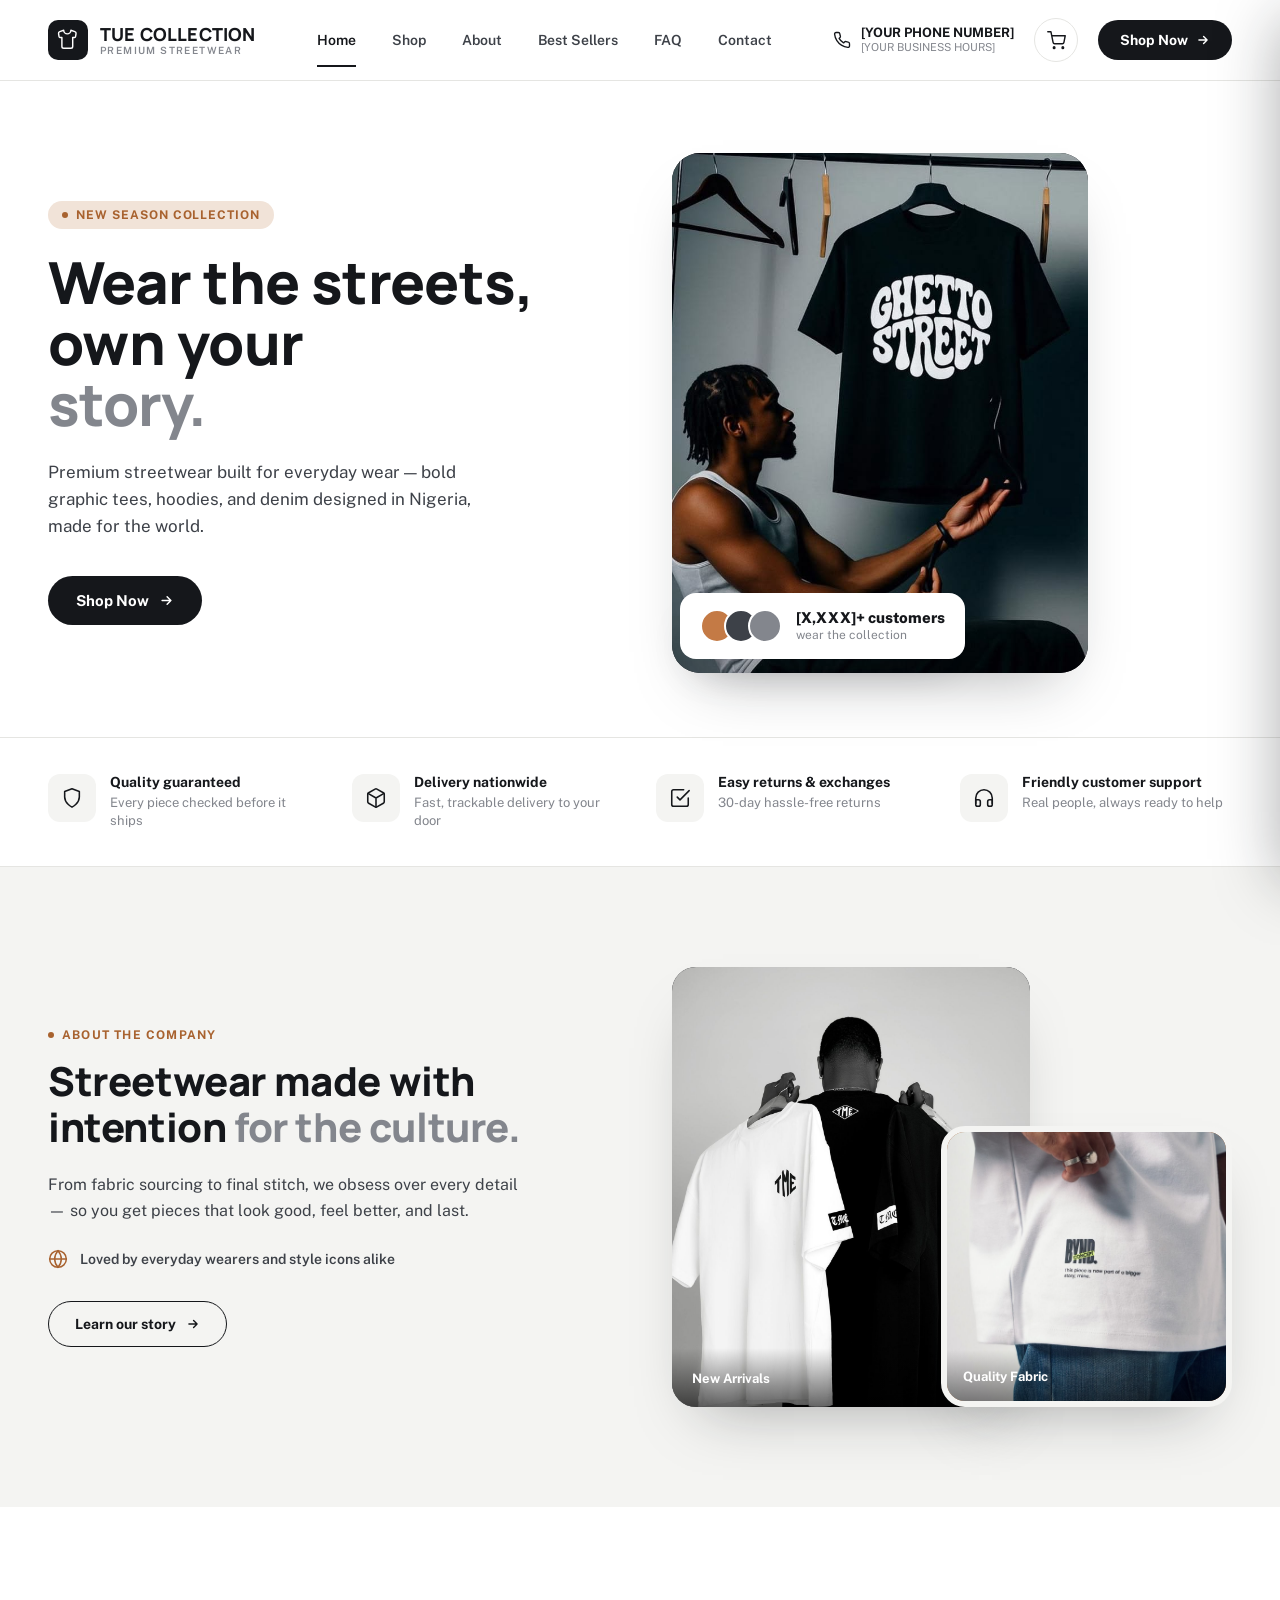
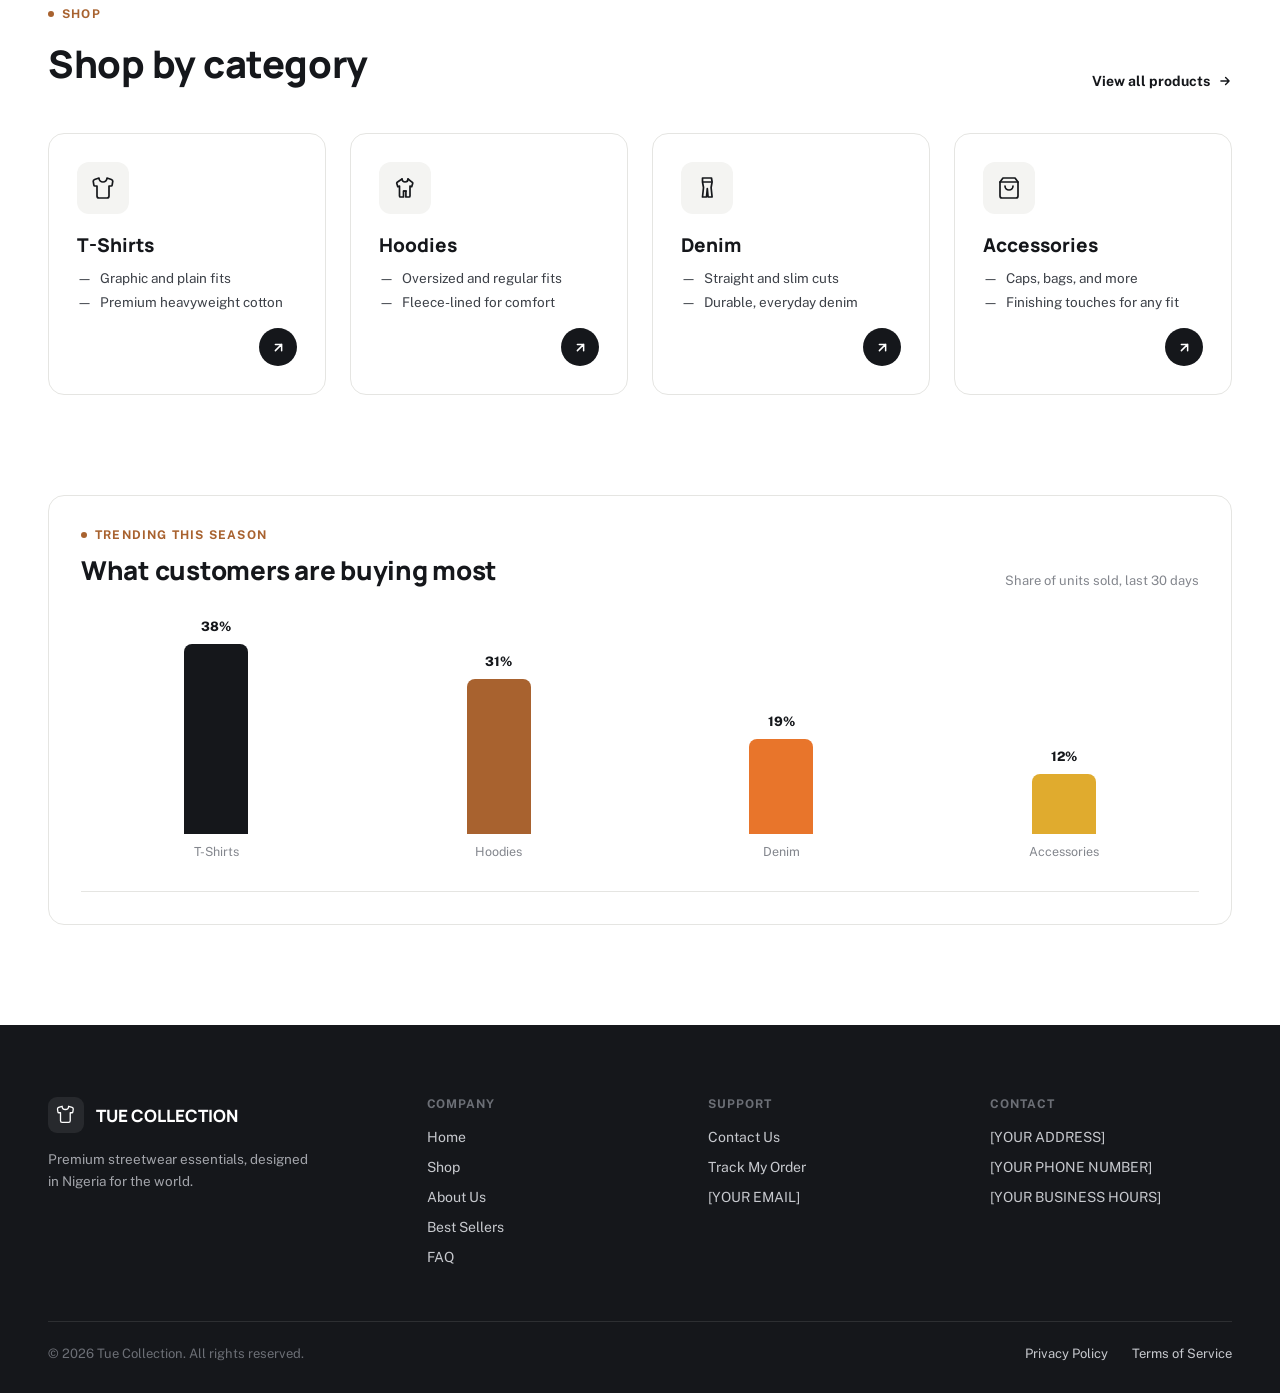
<file: index.html>
<!doctype html>
<html lang="en">
<head>
<meta charset="utf-8">
<meta name="viewport" content="width=device-width, initial-scale=1">

<title>Tue Collection — Premium Streetwear in Nigeria | Tees, Hoodies &amp; Denim</title>
<meta name="description" content="Shop Tue Collection: premium streetwear built for everyday wear — bold graphic tees, oversized hoodies, and durable denim, designed in Nigeria and shipped nationwide.">
<meta name="keywords" content="Tue Collection, streetwear Nigeria, graphic tees, hoodies, denim, premium streetwear brand, Nigerian fashion brand">
<meta name="robots" content="index, follow">
<meta name="author" content="Tue Collection">
<link rel="canonical" href="https://[YOUR DOMAIN]/">

<!-- Open Graph -->
<meta property="og:type" content="website">
<meta property="og:site_name" content="Tue Collection">
<meta property="og:title" content="Tue Collection — Premium Streetwear in Nigeria">
<meta property="og:description" content="Bold graphic tees, oversized hoodies, and durable denim — premium streetwear designed in Nigeria, made for the world.">
<meta property="og:image" content="https://[YOUR DOMAIN]/img/hero-launch.jpg">
<meta property="og:url" content="https://[YOUR DOMAIN]/">
<meta property="og:locale" content="en_NG">

<!-- Twitter Card -->
<meta name="twitter:card" content="summary_large_image">
<meta name="twitter:title" content="Tue Collection — Premium Streetwear in Nigeria">
<meta name="twitter:description" content="Bold graphic tees, oversized hoodies, and durable denim — premium streetwear designed in Nigeria, made for the world.">
<meta name="twitter:image" content="https://[YOUR DOMAIN]/img/hero-launch.jpg">

<meta name="theme-color" content="#15171b">
<link rel="icon" type="image/svg+xml" href="img/favicon.svg">

<link rel="stylesheet" href="https://fonts.googleapis.com/css2?family=Manrope:wght@500;700;800&family=Public+Sans:wght@400;500;600;700&display=swap">
<link rel="stylesheet" href="styles.css">

<script type="application/ld+json">
{
  "@context": "https://schema.org",
  "@type": "ClothingStore",
  "name": "Tue Collection",
  "description": "Premium streetwear essentials — graphic tees, hoodies, and denim — designed in Nigeria for the world.",
  "url": "https://[YOUR DOMAIN]/",
  "image": "https://[YOUR DOMAIN]/img/hero-launch.jpg",
  "logo": "https://[YOUR DOMAIN]/img/favicon.svg",
  "telephone": "[YOUR PHONE NUMBER]",
  "priceRange": "₦₦",
  "address": {
    "@type": "PostalAddress",
    "streetAddress": "[YOUR ADDRESS]",
    "addressCountry": "NG"
  }
}
</script>
<script type="application/ld+json">
{
  "@context": "https://schema.org",
  "@type": "BreadcrumbList",
  "itemListElement": [
    { "@type": "ListItem", "position": 1, "name": "Home", "item": "https://[YOUR DOMAIN]/index.html" }
  ]
}
</script>
</head>
<body>

  <!-- ============ HEADER ============ -->
  <header style="position:sticky;top:0;z-index:20;background:rgba(255,255,255,0.92);backdrop-filter:blur(8px);border-bottom:1px solid var(--line);">
    <div style="max-width:1280px;margin:0 auto;padding:18px 48px;display:flex;align-items:center;justify-content:space-between;gap:24px;">

      <a href="index.html" style="display:flex;align-items:center;gap:12px;">
        <svg width="40" height="40" viewBox="0 0 40 40" fill="none">
          <rect width="40" height="40" rx="10" fill="#15171b"/>
          <path transform="translate(8.5,8.5) scale(0.9)" d="M20.38 3.46 16 2a4 4 0 0 1-8 0L3.62 3.46a2 2 0 0 0-1.34 2.23l.58 3.47a1 1 0 0 0 .99.84H6v10a2 2 0 0 0 2 2h8a2 2 0 0 0 2-2V10h2.15a1 1 0 0 0 .99-.84l.58-3.47a2 2 0 0 0-1.34-2.23z" fill="none" stroke="#ffffff" stroke-width="1.6" stroke-linejoin="round" stroke-linecap="round"/>
        </svg>
        <div style="display:flex;flex-direction:column;line-height:1.15;">
          <span style="font-family:'Manrope',sans-serif;font-weight:800;font-size:18px;letter-spacing:0.01em;">TUE COLLECTION</span>
          <span style="font-size:10px;letter-spacing:0.14em;color:var(--muted);font-weight:600;">PREMIUM STREETWEAR</span>
        </div>
      </a>

      <nav class="nav-center" style="display:flex;align-items:center;gap:36px;">
        <a href="index.html" class="nav-link active">Home</a>
        <a href="services.html" class="nav-link">Shop</a>
        <a href="about.html" class="nav-link">About</a>
        <a href="services.html#rates" class="nav-link">Best Sellers</a>
        <a href="#" class="nav-link">FAQ</a>
        <a href="contact.html" class="nav-link">Contact</a>
      </nav>

      <div style="display:flex;align-items:center;gap:20px;">
        <div class="nav-contact" style="display:flex;align-items:center;gap:10px;">
          <svg width="18" height="18" viewBox="0 0 24 24" fill="none" stroke="#15171b" stroke-width="1.8" stroke-linecap="round" stroke-linejoin="round"><path d="M22 16.92v3a2 2 0 0 1-2.18 2 19.79 19.79 0 0 1-8.63-3.07 19.5 19.5 0 0 1-6-6 19.79 19.79 0 0 1-3.07-8.67A2 2 0 0 1 4.11 2h3a2 2 0 0 1 2 1.72c.127.96.362 1.903.7 2.81a2 2 0 0 1-.45 2.11L8.09 9.91a16 16 0 0 0 6 6l1.27-1.27a2 2 0 0 1 2.11-.45c.907.338 1.85.573 2.81.7A2 2 0 0 1 22 16.92z"/></svg>
          <div style="display:flex;flex-direction:column;line-height:1.25;">
            <span style="font-size:13px;font-weight:700;">[YOUR PHONE NUMBER]</span>
            <span style="font-size:11px;color:var(--muted);">[YOUR BUSINESS HOURS]</span>
          </div>
        </div>
        <button type="button" id="cartToggleBtn" aria-label="Open cart" style="position:relative;flex:none;width:44px;height:44px;border-radius:999px;border:1.5px solid var(--line);background:var(--paper);display:flex;align-items:center;justify-content:center;cursor:pointer;">
          <svg width="19" height="19" viewBox="0 0 24 24" fill="none" stroke="#15171b" stroke-width="1.8" stroke-linecap="round" stroke-linejoin="round"><circle cx="9" cy="21" r="1"/><circle cx="20" cy="21" r="1"/><path d="M1 1h4l2.68 13.39a2 2 0 0 0 2 1.61h9.72a2 2 0 0 0 2-1.61L23 6H6"/></svg>
          <span id="cartCountBadge" style="display:none;position:absolute;top:-4px;right:-4px;min-width:18px;height:18px;padding:0 4px;border-radius:999px;background:var(--accent);color:#fff;font-size:10.5px;font-weight:800;align-items:center;justify-content:center;line-height:1;">0</span>
        </button>
        <a href="contact.html" class="btn-primary nav-cta" style="padding:12px 22px;border-radius:999px;font-size:14px;font-weight:700;display:inline-flex;align-items:center;gap:8px;white-space:nowrap;">
          Shop Now
          <svg width="14" height="14" viewBox="0 0 24 24" fill="none" stroke="#fff" stroke-width="2.4" stroke-linecap="round" stroke-linejoin="round"><path d="M5 12h14M13 6l6 6-6 6"/></svg>
        </a>
        <button type="button" class="nav-toggle" id="navToggle" aria-label="Toggle menu" aria-expanded="false" aria-controls="mobileMenu">
          <span></span>
        </button>
      </div>
    </div>
    <nav id="mobileMenu" class="mobile-menu">
      <a href="index.html" class="nav-link active">Home</a>
      <a href="services.html" class="nav-link">Shop</a>
      <a href="about.html" class="nav-link">About</a>
      <a href="services.html#rates" class="nav-link">Best Sellers</a>
      <a href="#" class="nav-link">FAQ</a>
      <a href="contact.html" class="nav-link">Contact</a>
      <a href="contact.html" class="btn-primary mobile-cta" style="padding:13px 22px;border-radius:999px;font-size:14px;font-weight:700;display:inline-flex;align-items:center;justify-content:center;gap:8px;">
        Shop Now
        <svg width="14" height="14" viewBox="0 0 24 24" fill="none" stroke="#fff" stroke-width="2.4" stroke-linecap="round" stroke-linejoin="round"><path d="M5 12h14M13 6l6 6-6 6"/></svg>
      </a>
    </nav>
  </header>

  <!-- ============ HERO ============ -->
  <section style="max-width:1280px;margin:0 auto;padding:72px 48px 0;">
    <div class="hero-grid" style="display:grid;grid-template-columns:1fr 560px;gap:56px;align-items:center;">

      <div>
        <div style="display:inline-flex;align-items:center;gap:8px;padding:7px 14px;border-radius:999px;background:var(--accent-soft);margin-bottom:22px;">
          <span style="width:6px;height:6px;border-radius:999px;background:var(--accent);"></span>
          <span style="font-size:12px;font-weight:700;letter-spacing:0.08em;color:var(--accent);">NEW SEASON COLLECTION</span>
        </div>

        <h1 style="font-size:58px;font-weight:800;line-height:1.06;letter-spacing:-0.01em;">
          Wear the streets,<br/>
          own your<br/>
          <span style="color:var(--muted);">story.</span>
        </h1>

        <p style="margin-top:24px;font-size:17px;line-height:1.6;color:var(--ink-soft);max-width:460px;">
          Premium streetwear built for everyday wear — bold graphic tees, hoodies, and denim designed in Nigeria, made for the world.
        </p>

        <div style="display:flex;align-items:center;gap:20px;margin-top:36px;flex-wrap:wrap;">
          <a href="contact.html" class="btn-primary" style="padding:16px 28px;border-radius:999px;font-size:15px;font-weight:700;display:inline-flex;align-items:center;gap:10px;">
            Shop Now
            <svg width="15" height="15" viewBox="0 0 24 24" fill="none" stroke="#fff" stroke-width="2.4" stroke-linecap="round" stroke-linejoin="round"><path d="M5 12h14M13 6l6 6-6 6"/></svg>
          </a>
        </div>
      </div>

      <!-- HERO VISUAL -->
      <div class="hero-visual" style="position:relative;width:100%;max-width:560px;margin:0 auto;">
        <div style="position:relative;border-radius:28px;overflow:hidden;height:520px;aspect-ratio:4/5;box-shadow:0 30px 60px -30px rgba(21,23,27,0.35);background:#15171b;">
          <img src="img/lookbook-studio.jpg" alt="Tue Collection streetwear tee in the studio" loading="eager" style="position:absolute;inset:0;width:100%;height:100%;object-fit:cover;">
        </div>

        <div style="position:absolute;left:8px;bottom:14px;background:#fff;border-radius:var(--radius-md);box-shadow:0 20px 44px -18px rgba(21,23,27,0.28);padding:16px 20px;display:flex;align-items:center;gap:14px;">
          <div style="display:flex;">
            <span style="width:34px;height:34px;border-radius:999px;background:#c47a45;border:2px solid #fff;margin-right:-10px;"></span>
            <span style="width:34px;height:34px;border-radius:999px;background:#3d4148;border:2px solid #fff;margin-right:-10px;"></span>
            <span style="width:34px;height:34px;border-radius:999px;background:#83868d;border:2px solid #fff;"></span>
          </div>
          <div style="line-height:1.25;">
            <div style="font-size:15px;font-weight:800;">[X,XXX]+ customers</div>
            <div style="font-size:12px;color:var(--muted);">wear the collection</div>
          </div>
        </div>
      </div>
    </div>
  </section>

  <!-- ============ FEATURE STRIP ============ -->
  <section style="border-top:1px solid var(--line);border-bottom:1px solid var(--line);margin-top:64px;">
    <div class="feat-grid" style="max-width:1280px;margin:0 auto;padding:36px 48px;display:grid;grid-template-columns:repeat(4,1fr);gap:32px;">

      <div style="display:flex;align-items:flex-start;gap:14px;">
        <span style="flex:none;width:48px;height:48px;border-radius:12px;background:var(--paper-soft);display:flex;align-items:center;justify-content:center;">
          <svg width="22" height="22" viewBox="0 0 24 24" fill="none" stroke="#15171b" stroke-width="1.7" stroke-linecap="round" stroke-linejoin="round"><path d="M12 22s8-4 8-11V5l-8-3-8 3v6c0 7 8 11 8 11z"/></svg>
        </span>
        <div>
          <div style="font-size:14px;font-weight:700;">Quality guaranteed</div>
          <div style="font-size:13px;color:var(--muted);margin-top:4px;line-height:1.4;">Every piece checked before it ships</div>
        </div>
      </div>

      <div style="display:flex;align-items:flex-start;gap:14px;">
        <span style="flex:none;width:48px;height:48px;border-radius:12px;background:var(--paper-soft);display:flex;align-items:center;justify-content:center;">
          <svg width="22" height="22" viewBox="0 0 24 24" fill="none" stroke="#15171b" stroke-width="1.7" stroke-linecap="round" stroke-linejoin="round"><path d="M21 16V8a2 2 0 0 0-1-1.73l-7-4a2 2 0 0 0-2 0l-7 4A2 2 0 0 0 3 8v8a2 2 0 0 0 1 1.73l7 4a2 2 0 0 0 2 0l7-4A2 2 0 0 0 21 16z"/><path d="M3.27 6.96L12 12l8.73-5.04M12 22.08V12"/></svg>
        </span>
        <div>
          <div style="font-size:14px;font-weight:700;">Delivery nationwide</div>
          <div style="font-size:13px;color:var(--muted);margin-top:4px;line-height:1.4;">Fast, trackable delivery to your door</div>
        </div>
      </div>

      <div style="display:flex;align-items:flex-start;gap:14px;">
        <span style="flex:none;width:48px;height:48px;border-radius:12px;background:var(--paper-soft);display:flex;align-items:center;justify-content:center;">
          <svg width="22" height="22" viewBox="0 0 24 24" fill="none" stroke="#15171b" stroke-width="1.7" stroke-linecap="round" stroke-linejoin="round"><path d="M9 11l3 3L22 4"/><path d="M21 12v7a2 2 0 0 1-2 2H5a2 2 0 0 1-2-2V5a2 2 0 0 1 2-2h11"/></svg>
        </span>
        <div>
          <div style="font-size:14px;font-weight:700;">Easy returns & exchanges</div>
          <div style="font-size:13px;color:var(--muted);margin-top:4px;line-height:1.4;">30-day hassle-free returns</div>
        </div>
      </div>

      <div style="display:flex;align-items:flex-start;gap:14px;">
        <span style="flex:none;width:48px;height:48px;border-radius:12px;background:var(--paper-soft);display:flex;align-items:center;justify-content:center;">
          <svg width="22" height="22" viewBox="0 0 24 24" fill="none" stroke="#15171b" stroke-width="1.7" stroke-linecap="round" stroke-linejoin="round"><path d="M3 18v-6a9 9 0 0 1 18 0v6"/><path d="M21 19a2 2 0 0 1-2 2h-1a2 2 0 0 1-2-2v-3a2 2 0 0 1 2-2h3zM3 19a2 2 0 0 0 2 2h1a2 2 0 0 0 2-2v-3a2 2 0 0 0-2-2H3z"/></svg>
        </span>
        <div>
          <div style="font-size:14px;font-weight:700;">Friendly customer support</div>
          <div style="font-size:13px;color:var(--muted);margin-top:4px;line-height:1.4;">Real people, always ready to help</div>
        </div>
      </div>

    </div>
  </section>

  <!-- ============ ABOUT ============ -->
  <section style="background:var(--paper-soft);">
    <div class="about-grid" style="max-width:1280px;margin:0 auto;padding:100px 48px;display:grid;grid-template-columns:1fr 1fr;gap:64px;align-items:center;">

      <div>
        <div style="display:flex;align-items:center;gap:8px;margin-bottom:16px;">
          <span style="width:6px;height:6px;border-radius:999px;background:var(--accent);"></span>
          <span style="font-size:12px;font-weight:700;letter-spacing:0.1em;color:var(--accent);">ABOUT THE COMPANY</span>
        </div>
        <h2 style="font-size:40px;font-weight:800;line-height:1.15;letter-spacing:-0.01em;">
          Streetwear made with intention <span style="color:var(--muted);">for the culture.</span>
        </h2>
        <p style="margin-top:22px;font-size:16px;line-height:1.65;color:var(--ink-soft);max-width:480px;">
          From fabric sourcing to final stitch, we obsess over every detail — so you get pieces that look good, feel better, and last.
        </p>

        <div style="display:flex;align-items:center;gap:12px;margin-top:24px;">
          <svg width="20" height="20" viewBox="0 0 24 24" fill="none" stroke="#a8622f" stroke-width="1.8" stroke-linecap="round" stroke-linejoin="round"><circle cx="12" cy="12" r="10"/><path d="M2 12h20M12 2a15.3 15.3 0 0 1 4 10 15.3 15.3 0 0 1-4 10 15.3 15.3 0 0 1-4-10 15.3 15.3 0 0 1 4-10z"/></svg>
          <span style="font-size:14px;font-weight:600;color:var(--ink-soft);">Loved by everyday wearers and style icons alike</span>
        </div>

        <a href="about.html" class="btn-outline" style="margin-top:32px;display:inline-flex;align-items:center;gap:10px;padding:14px 26px;border-radius:999px;font-size:14px;font-weight:700;">
          Learn our story
          <svg width="14" height="14" viewBox="0 0 24 24" fill="none" stroke="currentColor" stroke-width="2.4" stroke-linecap="round" stroke-linejoin="round"><path d="M5 12h14M13 6l6 6-6 6"/></svg>
        </a>
      </div>

      <div style="position:relative;height:440px;">
        <div style="position:absolute;left:0;top:0;width:64%;height:100%;border-radius:var(--radius-lg);overflow:hidden;box-shadow:0 30px 60px -30px rgba(21,23,27,0.35);background:#15171b;">
          <img src="img/tee-lineup.jpg" alt="Tue Collection tee lineup" loading="lazy" style="position:absolute;inset:0;width:100%;height:100%;object-fit:cover;">
          <div style="position:absolute;left:0;right:0;bottom:0;padding:20px;background:linear-gradient(0deg,rgba(0,0,0,0.6),transparent);">
            <span style="color:#fff;font-size:13px;font-weight:700;">New Arrivals</span>
          </div>
        </div>

        <div style="position:absolute;right:0;bottom:0;width:52%;height:64%;border-radius:var(--radius-lg);overflow:hidden;box-shadow:0 30px 60px -30px rgba(21,23,27,0.35);background:#a8622f;border:6px solid var(--paper-soft);">
          <img src="img/tee-detail.jpg" alt="Close-up of Tue Collection tee fabric and print" loading="lazy" style="position:absolute;inset:0;width:100%;height:100%;object-fit:cover;">
          <div style="position:absolute;left:0;right:0;bottom:0;padding:16px;background:linear-gradient(0deg,rgba(0,0,0,0.45),transparent);">
            <span style="color:#fff;font-size:13px;font-weight:700;">Quality Fabric</span>
          </div>
        </div>
      </div>
    </div>
  </section>

  <!-- ============ SERVICES ============ -->
  <section style="max-width:1280px;margin:0 auto;padding:100px 48px;">
    <div style="display:flex;align-items:flex-end;justify-content:space-between;gap:24px;margin-bottom:44px;flex-wrap:wrap;">
      <div>
        <div style="display:flex;align-items:center;gap:8px;margin-bottom:16px;">
          <span style="width:6px;height:6px;border-radius:999px;background:var(--accent);"></span>
          <span style="font-size:12px;font-weight:700;letter-spacing:0.1em;color:var(--accent);">SHOP</span>
        </div>
        <h2 style="font-size:38px;font-weight:800;letter-spacing:-0.01em;max-width:520px;">Shop by category</h2>
      </div>
      <a href="services.html" style="display:inline-flex;align-items:center;gap:8px;font-size:14px;font-weight:700;">
        View all products
        <svg width="14" height="14" viewBox="0 0 24 24" fill="none" stroke="currentColor" stroke-width="2.4" stroke-linecap="round" stroke-linejoin="round"><path d="M5 12h14M13 6l6 6-6 6"/></svg>
      </a>
    </div>

    <div class="svc-grid" style="display:grid;grid-template-columns:repeat(4,1fr);gap:24px;">

      <a href="services.html" class="svc-card" style="border-radius:var(--radius-md);padding:28px;display:flex;flex-direction:column;gap:18px;background:var(--paper);">
        <span style="width:52px;height:52px;border-radius:12px;background:var(--paper-soft);display:flex;align-items:center;justify-content:center;">
          <svg width="24" height="24" viewBox="0 0 24 24" fill="none" stroke="#15171b" stroke-width="1.7" stroke-linecap="round" stroke-linejoin="round"><path d="M20.38 3.46 16 2a4 4 0 0 1-8 0L3.62 3.46a2 2 0 0 0-1.34 2.23l.58 3.47a1 1 0 0 0 .99.84H6v10a2 2 0 0 0 2 2h8a2 2 0 0 0 2-2V10h2.15a1 1 0 0 0 .99-.84l.58-3.47a2 2 0 0 0-1.34-2.23z"/></svg>
        </span>
        <div style="flex:1;">
          <h3 style="font-size:19px;font-weight:800;margin-bottom:12px;">T-Shirts</h3>
          <div style="display:flex;flex-direction:column;gap:8px;">
            <div style="display:flex;gap:8px;font-size:13.5px;color:var(--ink-soft);"><span>—</span><span>Graphic and plain fits</span></div>
            <div style="display:flex;gap:8px;font-size:13.5px;color:var(--ink-soft);"><span>—</span><span>Premium heavyweight cotton</span></div>
          </div>
        </div>
        <div style="display:flex;justify-content:flex-end;">
          <span class="arrow-circ" style="width:38px;height:38px;border-radius:999px;display:flex;align-items:center;justify-content:center;">
            <svg width="15" height="15" viewBox="0 0 24 24" fill="none" stroke="#fff" stroke-width="2.4" stroke-linecap="round" stroke-linejoin="round"><path d="M7 17L17 7M7 7h10v10"/></svg>
          </span>
        </div>
      </a>

      <a href="services.html" class="svc-card" style="border-radius:var(--radius-md);padding:28px;display:flex;flex-direction:column;gap:18px;background:var(--paper);">
        <span style="width:52px;height:52px;border-radius:12px;background:var(--paper-soft);display:flex;align-items:center;justify-content:center;">
          <svg width="24" height="24" viewBox="0 0 24 24" fill="none" stroke="#15171b" stroke-width="1.7" stroke-linecap="round" stroke-linejoin="round"><path d="M9 3a3 3 0 0 0 6 0"/><path d="M9 3 4.2 6.3a1 1 0 0 0-.4 1.1l1 3.3 1.7-.6V20a1 1 0 0 0 1 1h3v-6h2.4v6H16a1 1 0 0 0 1-1v-9.9l1.7.6 1-3.3a1 1 0 0 0-.4-1.1L15 3"/><path d="M10.8 15h2.4"/></svg>
        </span>
        <div style="flex:1;">
          <h3 style="font-size:19px;font-weight:800;margin-bottom:12px;">Hoodies</h3>
          <div style="display:flex;flex-direction:column;gap:8px;">
            <div style="display:flex;gap:8px;font-size:13.5px;color:var(--ink-soft);"><span>—</span><span>Oversized and regular fits</span></div>
            <div style="display:flex;gap:8px;font-size:13.5px;color:var(--ink-soft);"><span>—</span><span>Fleece-lined for comfort</span></div>
          </div>
        </div>
        <div style="display:flex;justify-content:flex-end;">
          <span class="arrow-circ" style="width:38px;height:38px;border-radius:999px;display:flex;align-items:center;justify-content:center;">
            <svg width="15" height="15" viewBox="0 0 24 24" fill="none" stroke="#fff" stroke-width="2.4" stroke-linecap="round" stroke-linejoin="round"><path d="M7 17L17 7M7 7h10v10"/></svg>
          </span>
        </div>
      </a>

      <a href="services.html" class="svc-card" style="border-radius:var(--radius-md);padding:28px;display:flex;flex-direction:column;gap:18px;background:var(--paper);">
        <span style="width:52px;height:52px;border-radius:12px;background:var(--paper-soft);display:flex;align-items:center;justify-content:center;">
          <svg width="24" height="24" viewBox="0 0 24 24" fill="none" stroke="#15171b" stroke-width="1.7" stroke-linecap="round" stroke-linejoin="round"><path d="M7.5 2h9l.6 4-1 5.5 1 9.5h-4l-.8-8.5L11.5 21h-4l1-9.5-1-5.5z"/><path d="M7.9 6h8.2"/></svg>
        </span>
        <div style="flex:1;">
          <h3 style="font-size:19px;font-weight:800;margin-bottom:12px;">Denim</h3>
          <div style="display:flex;flex-direction:column;gap:8px;">
            <div style="display:flex;gap:8px;font-size:13.5px;color:var(--ink-soft);"><span>—</span><span>Straight and slim cuts</span></div>
            <div style="display:flex;gap:8px;font-size:13.5px;color:var(--ink-soft);"><span>—</span><span>Durable, everyday denim</span></div>
          </div>
        </div>
        <div style="display:flex;justify-content:flex-end;">
          <span class="arrow-circ" style="width:38px;height:38px;border-radius:999px;display:flex;align-items:center;justify-content:center;">
            <svg width="15" height="15" viewBox="0 0 24 24" fill="none" stroke="#fff" stroke-width="2.4" stroke-linecap="round" stroke-linejoin="round"><path d="M7 17L17 7M7 7h10v10"/></svg>
          </span>
        </div>
      </a>

      <a href="services.html" class="svc-card" style="border-radius:var(--radius-md);padding:28px;display:flex;flex-direction:column;gap:18px;background:var(--paper);">
        <span style="width:52px;height:52px;border-radius:12px;background:var(--paper-soft);display:flex;align-items:center;justify-content:center;">
          <svg width="24" height="24" viewBox="0 0 24 24" fill="none" stroke="#15171b" stroke-width="1.7" stroke-linecap="round" stroke-linejoin="round"><path d="M6 2 3 6v14a2 2 0 0 0 2 2h14a2 2 0 0 0 2-2V6l-3-4Z"/><path d="M3 6h18"/><path d="M16 10a4 4 0 0 1-8 0"/></svg>
        </span>
        <div style="flex:1;">
          <h3 style="font-size:19px;font-weight:800;margin-bottom:12px;">Accessories</h3>
          <div style="display:flex;flex-direction:column;gap:8px;">
            <div style="display:flex;gap:8px;font-size:13.5px;color:var(--ink-soft);"><span>—</span><span>Caps, bags, and more</span></div>
            <div style="display:flex;gap:8px;font-size:13.5px;color:var(--ink-soft);"><span>—</span><span>Finishing touches for any fit</span></div>
          </div>
        </div>
        <div style="display:flex;justify-content:flex-end;">
          <span class="arrow-circ" style="width:38px;height:38px;border-radius:999px;display:flex;align-items:center;justify-content:center;">
            <svg width="15" height="15" viewBox="0 0 24 24" fill="none" stroke="#fff" stroke-width="2.4" stroke-linecap="round" stroke-linejoin="round"><path d="M7 17L17 7M7 7h10v10"/></svg>
          </span>
        </div>
      </a>

    </div>
  </section>

  <!-- ============ TRENDING CHART ============ -->
  <section style="max-width:1280px;margin:0 auto;padding:0 48px 100px;">
    <div style="border:1px solid var(--line);border-radius:var(--radius-md);padding:32px;background:var(--paper);">
      <div style="display:flex;align-items:flex-end;justify-content:space-between;flex-wrap:wrap;gap:16px;margin-bottom:24px;">
        <div>
          <div style="display:flex;align-items:center;gap:8px;margin-bottom:10px;">
            <span style="width:6px;height:6px;border-radius:999px;background:var(--accent);"></span>
            <span style="font-size:12px;font-weight:700;letter-spacing:0.1em;color:var(--accent);">TRENDING THIS SEASON</span>
          </div>
          <h2 style="font-size:26px;font-weight:800;letter-spacing:-0.01em;">What customers are buying most</h2>
        </div>
        <span style="font-size:13px;color:var(--muted);">Share of units sold, last 30 days</span>
      </div>
      <div class="trend-chart" style="display:flex;align-items:flex-end;gap:28px;height:280px;padding:0 8px 32px;border-bottom:1px solid var(--line);">
        <div style="display:flex;flex-direction:column;align-items:center;justify-content:flex-end;flex:1;height:100%;gap:10px;">
          <span style="font-size:13px;font-weight:800;">38%</span>
          <div style="width:100%;max-width:64px;height:190px;border-radius:8px 8px 0 0;background:#15171b;"></div>
          <span style="font-size:12.5px;color:var(--muted);">T-Shirts</span>
        </div>
        <div style="display:flex;flex-direction:column;align-items:center;justify-content:flex-end;flex:1;height:100%;gap:10px;">
          <span style="font-size:13px;font-weight:800;">31%</span>
          <div style="width:100%;max-width:64px;height:155px;border-radius:8px 8px 0 0;background:#a8622f;"></div>
          <span style="font-size:12.5px;color:var(--muted);">Hoodies</span>
        </div>
        <div style="display:flex;flex-direction:column;align-items:center;justify-content:flex-end;flex:1;height:100%;gap:10px;">
          <span style="font-size:13px;font-weight:800;">19%</span>
          <div style="width:100%;max-width:64px;height:95px;border-radius:8px 8px 0 0;background:#e8752b;"></div>
          <span style="font-size:12.5px;color:var(--muted);">Denim</span>
        </div>
        <div style="display:flex;flex-direction:column;align-items:center;justify-content:flex-end;flex:1;height:100%;gap:10px;">
          <span style="font-size:13px;font-weight:800;">12%</span>
          <div style="width:100%;max-width:64px;height:60px;border-radius:8px 8px 0 0;background:#e0ab2e;"></div>
          <span style="font-size:12.5px;color:var(--muted);">Accessories</span>
        </div>
      </div>
    </div>
  </section>

  <!-- ============ FOOTER ============ -->
  <footer style="background:var(--ink);">
    <div style="max-width:1280px;margin:0 auto;padding:72px 48px 32px;">
      <div class="foot-grid" style="display:grid;grid-template-columns:1.4fr 1fr 1fr 1fr;gap:40px;">

        <div>
          <div style="display:flex;align-items:center;gap:12px;margin-bottom:16px;">
            <svg width="36" height="36" viewBox="0 0 40 40" fill="none">
              <rect width="40" height="40" rx="10" fill="#ffffff" fill-opacity="0.08"/>
              <path transform="translate(8.5,8.5) scale(0.9)" d="M20.38 3.46 16 2a4 4 0 0 1-8 0L3.62 3.46a2 2 0 0 0-1.34 2.23l.58 3.47a1 1 0 0 0 .99.84H6v10a2 2 0 0 0 2 2h8a2 2 0 0 0 2-2V10h2.15a1 1 0 0 0 .99-.84l.58-3.47a2 2 0 0 0-1.34-2.23z" fill="none" stroke="#ffffff" stroke-width="1.6" stroke-linejoin="round" stroke-linecap="round"/>
            </svg>
            <span style="font-family:'Manrope',sans-serif;font-weight:800;font-size:17px;color:#fff;">TUE COLLECTION</span>
          </div>
          <p style="font-size:13.5px;line-height:1.6;color:#a3a5ab;max-width:260px;">
            Premium streetwear essentials, designed in Nigeria for the world.
          </p>
        </div>

        <div style="display:flex;flex-direction:column;gap:14px;">
          <span style="font-size:12px;font-weight:700;letter-spacing:0.08em;color:#6c6f76;margin-bottom:4px;">COMPANY</span>
          <a href="index.html" class="foot-link">Home</a>
          <a href="services.html" class="foot-link">Shop</a>
          <a href="about.html" class="foot-link">About Us</a>
          <a href="services.html#rates" class="foot-link">Best Sellers</a>
          <a href="#" class="foot-link">FAQ</a>
        </div>

        <div style="display:flex;flex-direction:column;gap:14px;">
          <span style="font-size:12px;font-weight:700;letter-spacing:0.08em;color:#6c6f76;margin-bottom:4px;">SUPPORT</span>
          <a href="contact.html" class="foot-link">Contact Us</a>
          <a href="#" class="foot-link">Track My Order</a>
          <a href="#" class="foot-link">[YOUR EMAIL]</a>
        </div>

        <div style="display:flex;flex-direction:column;gap:14px;">
          <span style="font-size:12px;font-weight:700;letter-spacing:0.08em;color:#6c6f76;margin-bottom:4px;">CONTACT</span>
          <span class="foot-link">[YOUR ADDRESS]</span>
          <span class="foot-link">[YOUR PHONE NUMBER]</span>
          <span class="foot-link">[YOUR BUSINESS HOURS]</span>
        </div>
      </div>

      <div style="margin-top:56px;padding-top:24px;border-top:1px solid rgba(255,255,255,0.1);display:flex;align-items:center;justify-content:space-between;flex-wrap:wrap;gap:16px;">
        <span style="font-size:13px;color:#6c6f76;">© 2026 Tue Collection. All rights reserved.</span>
        <div style="display:flex;gap:24px;">
          <a href="#" class="foot-link" style="font-size:13px;">Privacy Policy</a>
          <a href="#" class="foot-link" style="font-size:13px;">Terms of Service</a>
        </div>
      </div>
    </div>
  </footer>

  <script>
    var navToggle = document.getElementById('navToggle');
    var mobileMenu = document.getElementById('mobileMenu');
    navToggle.addEventListener('click', function () {
      var open = mobileMenu.classList.toggle('open');
      navToggle.classList.toggle('open', open);
      navToggle.setAttribute('aria-expanded', open);
    });
    mobileMenu.querySelectorAll('a').forEach(function (link) {
      link.addEventListener('click', function () {
        mobileMenu.classList.remove('open');
        navToggle.classList.remove('open');
        navToggle.setAttribute('aria-expanded', 'false');
      });
    });
  </script>
  <script src="products.js"></script>
  <script src="cart.js"></script>
</body>
</html>
</file>
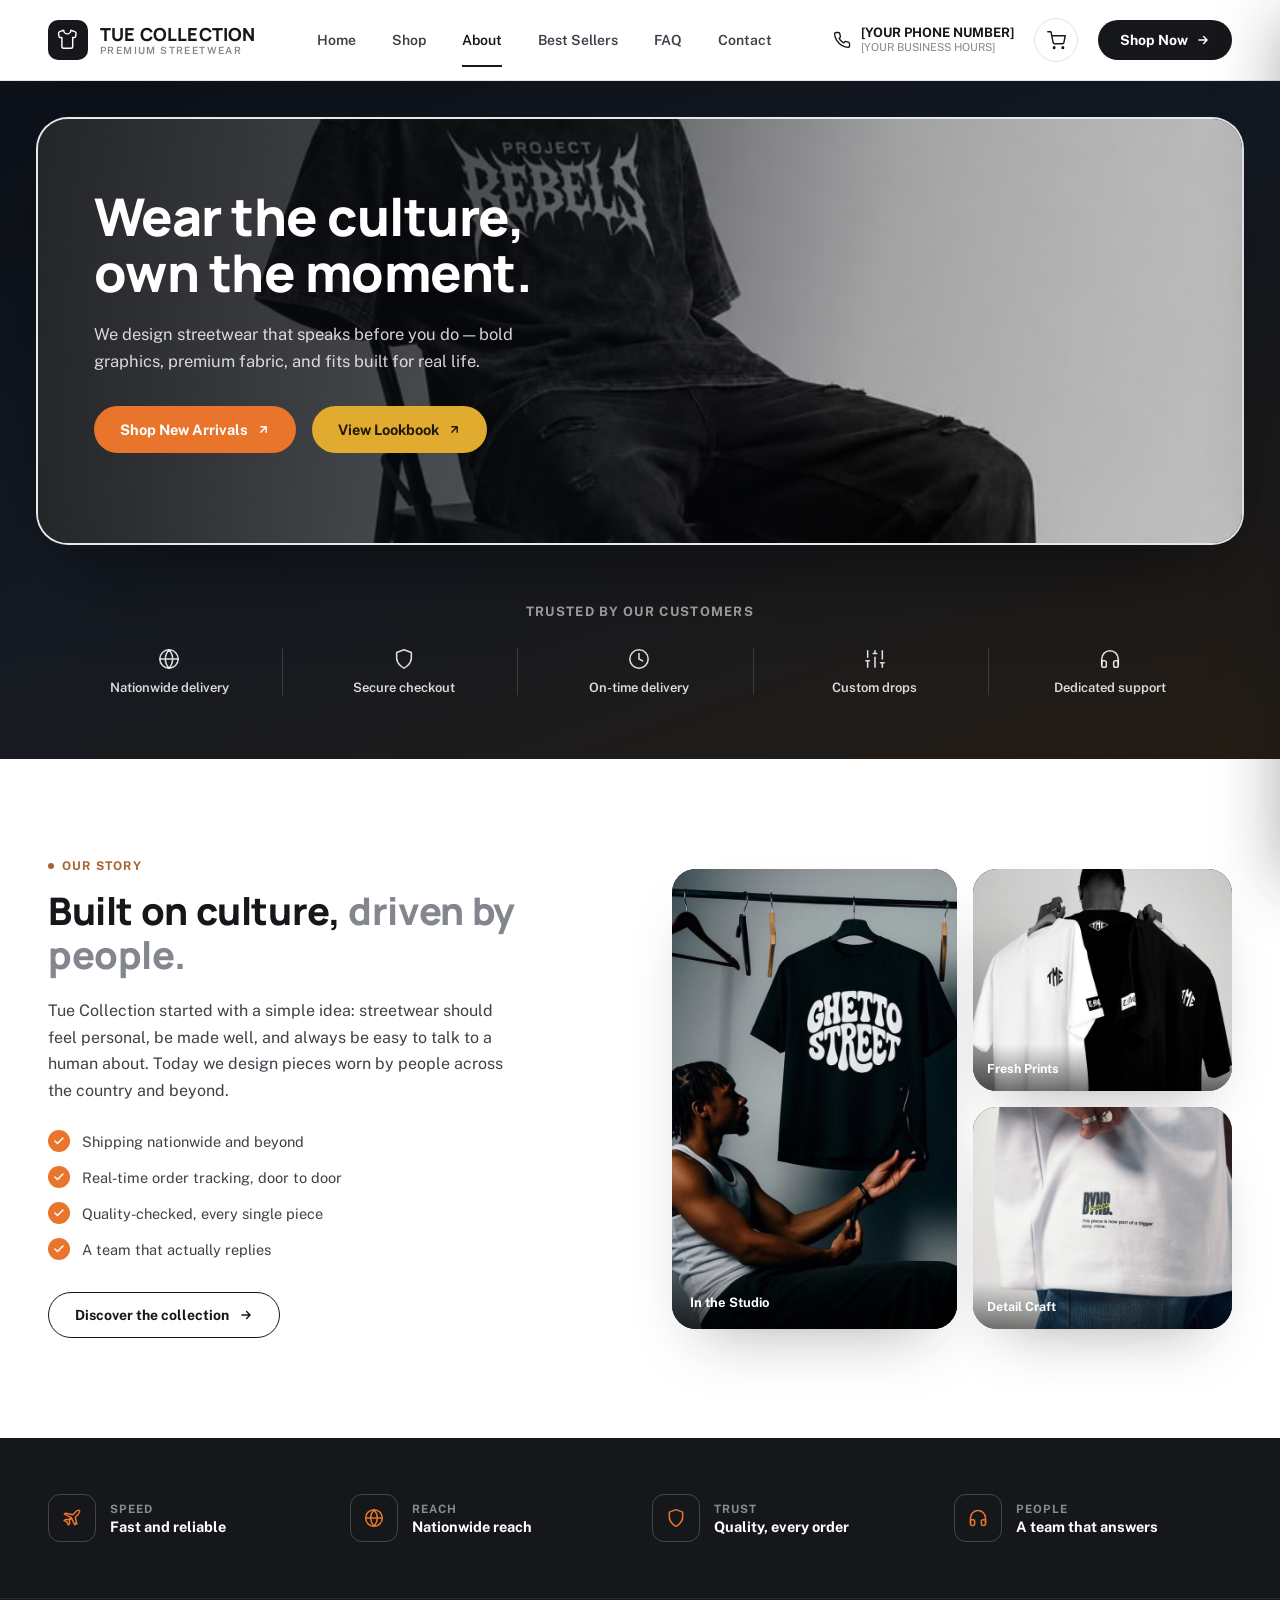
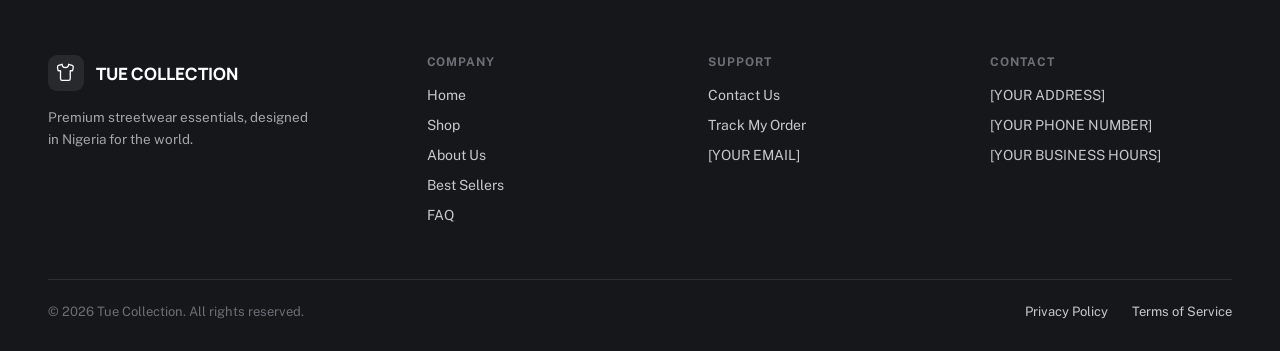
<file: about.html>
<!doctype html>
<html lang="en">
<head>
<meta charset="utf-8">
<meta name="viewport" content="width=device-width, initial-scale=1">

<title>About Us — Tue Collection | Streetwear Designed in Nigeria</title>
<meta name="description" content="Learn the story behind Tue Collection — streetwear designed in Nigeria for the world, built on quality fabric, bold graphics, and a team that actually replies.">
<meta name="keywords" content="Tue Collection story, Nigerian streetwear brand, about Tue Collection, streetwear designed in Nigeria">
<meta name="robots" content="index, follow">
<meta name="author" content="Tue Collection">
<link rel="canonical" href="https://[YOUR DOMAIN]/about.html">

<!-- Open Graph -->
<meta property="og:type" content="website">
<meta property="og:site_name" content="Tue Collection">
<meta property="og:title" content="About Us — Tue Collection">
<meta property="og:description" content="Streetwear designed in Nigeria for the world — built on quality, culture, and real customer support.">
<meta property="og:image" content="https://[YOUR DOMAIN]/img/hero-launch.jpg">
<meta property="og:url" content="https://[YOUR DOMAIN]/about.html">
<meta property="og:locale" content="en_NG">

<!-- Twitter Card -->
<meta name="twitter:card" content="summary_large_image">
<meta name="twitter:title" content="About Us — Tue Collection">
<meta name="twitter:description" content="Streetwear designed in Nigeria for the world — built on quality, culture, and real customer support.">
<meta name="twitter:image" content="https://[YOUR DOMAIN]/img/hero-launch.jpg">

<meta name="theme-color" content="#15171b">
<link rel="icon" type="image/svg+xml" href="img/favicon.svg">

<link rel="stylesheet" href="https://fonts.googleapis.com/css2?family=Manrope:wght@500;700;800&family=Public+Sans:wght@400;500;600;700&display=swap">
<link rel="stylesheet" href="styles.css">

<script type="application/ld+json">
{
  "@context": "https://schema.org",
  "@type": "BreadcrumbList",
  "itemListElement": [
    { "@type": "ListItem", "position": 1, "name": "Home", "item": "https://[YOUR DOMAIN]/index.html" },
    { "@type": "ListItem", "position": 2, "name": "About", "item": "https://[YOUR DOMAIN]/about.html" }
  ]
}
</script>
</head>
<body>

  <!-- ============ HEADER ============ -->
  <header style="position:sticky;top:0;z-index:20;background:rgba(255,255,255,0.92);backdrop-filter:blur(8px);border-bottom:1px solid var(--line);">
    <div style="max-width:1280px;margin:0 auto;padding:18px 48px;display:flex;align-items:center;justify-content:space-between;gap:24px;">
      <a href="index.html" style="display:flex;align-items:center;gap:12px;">
        <svg width="40" height="40" viewBox="0 0 40 40" fill="none">
          <rect width="40" height="40" rx="10" fill="#15171b"/>
          <path transform="translate(8.5,8.5) scale(0.9)" d="M20.38 3.46 16 2a4 4 0 0 1-8 0L3.62 3.46a2 2 0 0 0-1.34 2.23l.58 3.47a1 1 0 0 0 .99.84H6v10a2 2 0 0 0 2 2h8a2 2 0 0 0 2-2V10h2.15a1 1 0 0 0 .99-.84l.58-3.47a2 2 0 0 0-1.34-2.23z" fill="none" stroke="#ffffff" stroke-width="1.6" stroke-linejoin="round" stroke-linecap="round"/>
        </svg>
        <div style="display:flex;flex-direction:column;line-height:1.15;">
          <span style="font-family:'Manrope',sans-serif;font-weight:800;font-size:18px;letter-spacing:0.01em;">TUE COLLECTION</span>
          <span style="font-size:10px;letter-spacing:0.14em;color:var(--muted);font-weight:600;">PREMIUM STREETWEAR</span>
        </div>
      </a>
      <nav class="nav-center" style="display:flex;align-items:center;gap:36px;">
        <a href="index.html" class="nav-link">Home</a>
        <a href="services.html" class="nav-link">Shop</a>
        <a href="about.html" class="nav-link active">About</a>
        <a href="services.html#rates" class="nav-link">Best Sellers</a>
        <a href="#" class="nav-link">FAQ</a>
        <a href="contact.html" class="nav-link">Contact</a>
      </nav>
      <div style="display:flex;align-items:center;gap:20px;">
        <div class="nav-contact" style="display:flex;align-items:center;gap:10px;">
          <svg width="18" height="18" viewBox="0 0 24 24" fill="none" stroke="#15171b" stroke-width="1.8" stroke-linecap="round" stroke-linejoin="round"><path d="M22 16.92v3a2 2 0 0 1-2.18 2 19.79 19.79 0 0 1-8.63-3.07 19.5 19.5 0 0 1-6-6 19.79 19.79 0 0 1-3.07-8.67A2 2 0 0 1 4.11 2h3a2 2 0 0 1 2 1.72c.127.96.362 1.903.7 2.81a2 2 0 0 1-.45 2.11L8.09 9.91a16 16 0 0 0 6 6l1.27-1.27a2 2 0 0 1 2.11-.45c.907.338 1.85.573 2.81.7A2 2 0 0 1 22 16.92z"/></svg>
          <div style="display:flex;flex-direction:column;line-height:1.25;">
            <span style="font-size:13px;font-weight:700;">[YOUR PHONE NUMBER]</span>
            <span style="font-size:11px;color:var(--muted);">[YOUR BUSINESS HOURS]</span>
          </div>
        </div>
        <button type="button" id="cartToggleBtn" aria-label="Open cart" style="position:relative;flex:none;width:44px;height:44px;border-radius:999px;border:1.5px solid var(--line);background:var(--paper);display:flex;align-items:center;justify-content:center;cursor:pointer;">
          <svg width="19" height="19" viewBox="0 0 24 24" fill="none" stroke="#15171b" stroke-width="1.8" stroke-linecap="round" stroke-linejoin="round"><circle cx="9" cy="21" r="1"/><circle cx="20" cy="21" r="1"/><path d="M1 1h4l2.68 13.39a2 2 0 0 0 2 1.61h9.72a2 2 0 0 0 2-1.61L23 6H6"/></svg>
          <span id="cartCountBadge" style="display:none;position:absolute;top:-4px;right:-4px;min-width:18px;height:18px;padding:0 4px;border-radius:999px;background:var(--accent);color:#fff;font-size:10.5px;font-weight:800;align-items:center;justify-content:center;line-height:1;">0</span>
        </button>
        <a href="contact.html" class="btn-primary nav-cta" style="padding:12px 22px;border-radius:999px;font-size:14px;font-weight:700;display:inline-flex;align-items:center;gap:8px;white-space:nowrap;">
          Shop Now
          <svg width="14" height="14" viewBox="0 0 24 24" fill="none" stroke="#fff" stroke-width="2.4" stroke-linecap="round" stroke-linejoin="round"><path d="M5 12h14M13 6l6 6-6 6"/></svg>
        </a>
        <button type="button" class="nav-toggle" id="navToggle" aria-label="Toggle menu" aria-expanded="false" aria-controls="mobileMenu">
          <span></span>
        </button>
      </div>
    </div>
    <nav id="mobileMenu" class="mobile-menu">
      <a href="index.html" class="nav-link">Home</a>
      <a href="services.html" class="nav-link">Shop</a>
      <a href="about.html" class="nav-link active">About</a>
      <a href="services.html#rates" class="nav-link">Best Sellers</a>
      <a href="#" class="nav-link">FAQ</a>
      <a href="contact.html" class="nav-link">Contact</a>
      <a href="contact.html" class="btn-primary mobile-cta" style="padding:13px 22px;border-radius:999px;font-size:14px;font-weight:700;display:inline-flex;align-items:center;justify-content:center;gap:8px;">
        Shop Now
        <svg width="14" height="14" viewBox="0 0 24 24" fill="none" stroke="#fff" stroke-width="2.4" stroke-linecap="round" stroke-linejoin="round"><path d="M5 12h14M13 6l6 6-6 6"/></svg>
      </a>
    </nav>
  </header>

  <!-- ============ HERO (live photo) ============ -->
  <div class="about-hero-wrap" style="background:linear-gradient(160deg,#0c1018 0%,#141a24 45%,#241c14 100%);padding:36px 36px 0;">
    <div style="max-width:1360px;margin:0 auto;">

      <!-- CARD -->
      <div class="about-hero-card" style="position:relative;border-radius:32px;border:2px solid rgba(255,255,255,0.9);overflow:hidden;box-shadow:0 40px 90px -30px rgba(0,0,0,0.55);background:#0d1420;">

        <img
          src="img/hero-launch.jpg"
          alt="Tue Collection model wearing the latest drop"
          loading="eager"
          style="position:absolute;inset:0;width:100%;height:100%;object-fit:cover;">

        <div style="position:absolute;inset:0;z-index:1;background:linear-gradient(100deg, rgba(8,10,14,0.86) 0%, rgba(8,10,14,0.68) 38%, rgba(8,10,14,0.28) 68%, rgba(8,10,14,0.1) 100%);"></div>

        <div class="about-hero-content" style="position:relative;z-index:2;padding:70px 56px 90px;max-width:640px;">
          <h1 style="font-size:52px;font-weight:800;line-height:1.08;color:#ffffff;letter-spacing:-0.01em;">
            Wear the culture, own the moment.
          </h1>
          <p style="margin-top:20px;font-size:16.5px;line-height:1.6;color:rgba(255,255,255,0.82);max-width:480px;">
            We design streetwear that speaks before you do — bold graphics, premium fabric, and fits built for real life.
          </p>
          <div class="about-hero-actions" style="display:flex;gap:16px;margin-top:32px;flex-wrap:wrap;">
            <a href="contact.html" class="btn-orange" style="padding:15px 26px;border-radius:999px;font-size:14.5px;font-weight:700;display:inline-flex;align-items:center;justify-content:center;gap:9px;">
              Shop New Arrivals
              <svg width="13" height="13" viewBox="0 0 24 24" fill="none" stroke="#fff" stroke-width="2.6" stroke-linecap="round" stroke-linejoin="round"><path d="M7 17L17 7M7 7h10v10"/></svg>
            </a>
            <a href="#" class="btn-gold" style="padding:15px 26px;border-radius:999px;font-size:14.5px;font-weight:700;display:inline-flex;align-items:center;justify-content:center;gap:9px;">
              View Lookbook
              <svg width="13" height="13" viewBox="0 0 24 24" fill="none" stroke="#221a06" stroke-width="2.6" stroke-linecap="round" stroke-linejoin="round"><path d="M7 17L17 7M7 7h10v10"/></svg>
            </a>
          </div>
        </div>
      </div>

      <div style="padding:56px 20px 64px;text-align:center;">
        <span style="font-size:13px;font-weight:700;letter-spacing:0.1em;color:rgba(255,255,255,0.6);">TRUSTED BY OUR CUSTOMERS</span>
        <div class="trust-grid" style="display:grid;grid-template-columns:repeat(5,1fr);gap:8px;margin-top:28px;">
          <div class="trust-item" style="display:flex;flex-direction:column;align-items:center;gap:10px;padding:0 12px;">
            <svg width="22" height="22" viewBox="0 0 24 24" fill="none" stroke="rgba(255,255,255,0.85)" stroke-width="1.7" stroke-linecap="round" stroke-linejoin="round"><circle cx="12" cy="12" r="10"/><path d="M2 12h20M12 2a15.3 15.3 0 0 1 4 10 15.3 15.3 0 0 1-4 10 15.3 15.3 0 0 1-4-10 15.3 15.3 0 0 1 4-10z"/></svg>
            <span style="font-size:13px;font-weight:600;color:rgba(255,255,255,0.85);">Nationwide delivery</span>
          </div>
          <div class="trust-item" style="display:flex;flex-direction:column;align-items:center;gap:10px;padding:0 12px;">
            <svg width="22" height="22" viewBox="0 0 24 24" fill="none" stroke="rgba(255,255,255,0.85)" stroke-width="1.7" stroke-linecap="round" stroke-linejoin="round"><path d="M12 22s8-4 8-11V5l-8-3-8 3v6c0 7 8 11 8 11z"/></svg>
            <span style="font-size:13px;font-weight:600;color:rgba(255,255,255,0.85);">Secure checkout</span>
          </div>
          <div class="trust-item" style="display:flex;flex-direction:column;align-items:center;gap:10px;padding:0 12px;">
            <svg width="22" height="22" viewBox="0 0 24 24" fill="none" stroke="rgba(255,255,255,0.85)" stroke-width="1.7" stroke-linecap="round" stroke-linejoin="round"><circle cx="12" cy="12" r="10"/><path d="M12 6v6l4 2"/></svg>
            <span style="font-size:13px;font-weight:600;color:rgba(255,255,255,0.85);">On-time delivery</span>
          </div>
          <div class="trust-item" style="display:flex;flex-direction:column;align-items:center;gap:10px;padding:0 12px;">
            <svg width="22" height="22" viewBox="0 0 24 24" fill="none" stroke="rgba(255,255,255,0.85)" stroke-width="1.7" stroke-linecap="round" stroke-linejoin="round"><path d="M4 21v-7M4 10V3M12 21v-11M12 6V3M20 21v-5M20 12V3M2 14h4M10 6h4M18 16h4"/></svg>
            <span style="font-size:13px;font-weight:600;color:rgba(255,255,255,0.85);">Custom drops</span>
          </div>
          <div class="trust-item" style="display:flex;flex-direction:column;align-items:center;gap:10px;padding:0 12px;">
            <svg width="22" height="22" viewBox="0 0 24 24" fill="none" stroke="rgba(255,255,255,0.85)" stroke-width="1.7" stroke-linecap="round" stroke-linejoin="round"><path d="M3 18v-6a9 9 0 0 1 18 0v6"/><path d="M21 19a2 2 0 0 1-2 2h-1a2 2 0 0 1-2-2v-3a2 2 0 0 1 2-2h3zM3 19a2 2 0 0 0 2 2h1a2 2 0 0 0 2-2v-3a2 2 0 0 0-2-2H3z"/></svg>
            <span style="font-size:13px;font-weight:600;color:rgba(255,255,255,0.85);">Dedicated support</span>
          </div>
        </div>
      </div>
    </div>
  </div>

  <!-- ============ OUR STORY ============ -->
  <section>
    <div class="story-grid" style="max-width:1280px;margin:0 auto;padding:100px 48px;display:grid;grid-template-columns:1fr 1fr;gap:64px;align-items:center;">

      <div>
        <div style="display:flex;align-items:center;gap:8px;margin-bottom:16px;">
          <span style="width:6px;height:6px;border-radius:999px;background:var(--accent);"></span>
          <span style="font-size:12px;font-weight:700;letter-spacing:0.1em;color:var(--accent);">OUR STORY</span>
        </div>
        <h2 style="font-size:38px;font-weight:800;line-height:1.15;letter-spacing:-0.01em;">
          Built on culture, <span style="color:var(--muted);">driven by people.</span>
        </h2>
        <p style="margin-top:22px;font-size:16px;line-height:1.65;color:var(--ink-soft);max-width:460px;">
          Tue Collection started with a simple idea: streetwear should feel personal, be made well, and always be easy to talk to a human about. Today we design pieces worn by people across the country and beyond.
        </p>

        <div style="display:flex;flex-direction:column;gap:14px;margin-top:26px;">
          <div style="display:flex;align-items:center;gap:12px;">
            <span style="flex:none;width:22px;height:22px;border-radius:999px;background:var(--hero-orange);display:flex;align-items:center;justify-content:center;">
              <svg width="12" height="12" viewBox="0 0 24 24" fill="none" stroke="#fff" stroke-width="3" stroke-linecap="round" stroke-linejoin="round"><path d="M20 6L9 17l-5-5"/></svg>
            </span>
            <span style="font-size:14.5px;color:var(--ink-soft);">Shipping nationwide and beyond</span>
          </div>
          <div style="display:flex;align-items:center;gap:12px;">
            <span style="flex:none;width:22px;height:22px;border-radius:999px;background:var(--hero-orange);display:flex;align-items:center;justify-content:center;">
              <svg width="12" height="12" viewBox="0 0 24 24" fill="none" stroke="#fff" stroke-width="3" stroke-linecap="round" stroke-linejoin="round"><path d="M20 6L9 17l-5-5"/></svg>
            </span>
            <span style="font-size:14.5px;color:var(--ink-soft);">Real-time order tracking, door to door</span>
          </div>
          <div style="display:flex;align-items:center;gap:12px;">
            <span style="flex:none;width:22px;height:22px;border-radius:999px;background:var(--hero-orange);display:flex;align-items:center;justify-content:center;">
              <svg width="12" height="12" viewBox="0 0 24 24" fill="none" stroke="#fff" stroke-width="3" stroke-linecap="round" stroke-linejoin="round"><path d="M20 6L9 17l-5-5"/></svg>
            </span>
            <span style="font-size:14.5px;color:var(--ink-soft);">Quality-checked, every single piece</span>
          </div>
          <div style="display:flex;align-items:center;gap:12px;">
            <span style="flex:none;width:22px;height:22px;border-radius:999px;background:var(--hero-orange);display:flex;align-items:center;justify-content:center;">
              <svg width="12" height="12" viewBox="0 0 24 24" fill="none" stroke="#fff" stroke-width="3" stroke-linecap="round" stroke-linejoin="round"><path d="M20 6L9 17l-5-5"/></svg>
            </span>
            <span style="font-size:14.5px;color:var(--ink-soft);">A team that actually replies</span>
          </div>
        </div>

        <a href="services.html" class="btn-outline" style="margin-top:32px;display:inline-flex;align-items:center;gap:10px;padding:14px 26px;border-radius:999px;font-size:14px;font-weight:700;">
          Discover the collection
          <svg width="14" height="14" viewBox="0 0 24 24" fill="none" stroke="currentColor" stroke-width="2.4" stroke-linecap="round" stroke-linejoin="round"><path d="M5 12h14M13 6l6 6-6 6"/></svg>
        </a>
      </div>

      <div class="collage" style="position:relative;height:460px;display:grid;grid-template-columns:1.1fr 1fr;gap:16px;">
        <div style="border-radius:var(--radius-lg);overflow:hidden;position:relative;box-shadow:0 30px 60px -30px rgba(21,23,27,0.35);background:#12141a;">
          <img src="img/lookbook-studio.jpg" alt="Tue Collection lookbook studio shoot" loading="lazy" style="position:absolute;inset:0;width:100%;height:100%;object-fit:cover;">
          <div style="position:absolute;left:0;right:0;bottom:0;padding:18px;background:linear-gradient(0deg,rgba(0,0,0,0.6),transparent);">
            <span style="color:#fff;font-size:13px;font-weight:700;">In the Studio</span>
          </div>
        </div>
        <div style="display:flex;flex-direction:column;gap:16px;">
          <div style="flex:1;border-radius:var(--radius-lg);overflow:hidden;position:relative;box-shadow:0 30px 60px -30px rgba(21,23,27,0.35);background:#20180f;">
            <img src="img/tee-lineup.jpg" alt="Tue Collection tee lineup" loading="lazy" style="position:absolute;inset:0;width:100%;height:100%;object-fit:cover;">
            <div style="position:absolute;left:0;right:0;bottom:0;padding:14px;background:linear-gradient(0deg,rgba(0,0,0,0.55),transparent);">
              <span style="color:#fff;font-size:12.5px;font-weight:700;">Fresh Prints</span>
            </div>
          </div>
          <div style="flex:1;border-radius:var(--radius-lg);overflow:hidden;position:relative;box-shadow:0 30px 60px -30px rgba(21,23,27,0.35);background:#3a2410;">
            <img src="img/tee-detail.jpg" alt="Close-up of Tue Collection fabric and print detail" loading="lazy" style="position:absolute;inset:0;width:100%;height:100%;object-fit:cover;">
            <div style="position:absolute;left:0;right:0;bottom:0;padding:14px;background:linear-gradient(0deg,rgba(0,0,0,0.5),transparent);">
              <span style="color:#fff;font-size:12.5px;font-weight:700;">Detail Craft</span>
            </div>
          </div>
        </div>
      </div>
    </div>
  </section>

  <!-- ============ VALUES STRIP ============ -->
  <section style="background:var(--ink);">
    <div class="values-grid" style="max-width:1280px;margin:0 auto;padding:56px 48px;display:grid;grid-template-columns:repeat(4,1fr);gap:24px;">
      <div style="display:flex;align-items:center;gap:14px;">
        <span style="flex:none;width:48px;height:48px;border-radius:12px;border:1.5px solid rgba(255,255,255,0.2);display:flex;align-items:center;justify-content:center;">
          <svg width="20" height="20" viewBox="0 0 24 24" fill="none" stroke="var(--hero-orange)" stroke-width="1.8" stroke-linecap="round" stroke-linejoin="round"><path d="M17.8 19.2 16 11l3.5-3.5C21 6 21.5 4 21 3c-1-.5-3 0-4.5 1.5L13 8 4.8 6.2c-.5-.1-1 .1-1.3.5l-.7.7 8 3.8-2.5 2.5H4l-1.5 1.5 3.5 1.5 1.5 3.5L9 19v-4.3l2.5-2.5 3.8 8 .7-.7c.3-.3.5-.8.4-1.3z"/></svg>
        </span>
        <div>
          <div style="font-size:11.5px;font-weight:700;letter-spacing:0.08em;color:rgba(255,255,255,0.5);">SPEED</div>
          <div style="font-size:14.5px;font-weight:700;color:#fff;margin-top:2px;">Fast and reliable</div>
        </div>
      </div>
      <div style="display:flex;align-items:center;gap:14px;">
        <span style="flex:none;width:48px;height:48px;border-radius:12px;border:1.5px solid rgba(255,255,255,0.2);display:flex;align-items:center;justify-content:center;">
          <svg width="20" height="20" viewBox="0 0 24 24" fill="none" stroke="var(--hero-orange)" stroke-width="1.8" stroke-linecap="round" stroke-linejoin="round"><circle cx="12" cy="12" r="10"/><path d="M2 12h20M12 2a15.3 15.3 0 0 1 4 10 15.3 15.3 0 0 1-4 10 15.3 15.3 0 0 1-4-10 15.3 15.3 0 0 1 4-10z"/></svg>
        </span>
        <div>
          <div style="font-size:11.5px;font-weight:700;letter-spacing:0.08em;color:rgba(255,255,255,0.5);">REACH</div>
          <div style="font-size:14.5px;font-weight:700;color:#fff;margin-top:2px;">Nationwide reach</div>
        </div>
      </div>
      <div style="display:flex;align-items:center;gap:14px;">
        <span style="flex:none;width:48px;height:48px;border-radius:12px;border:1.5px solid rgba(255,255,255,0.2);display:flex;align-items:center;justify-content:center;">
          <svg width="20" height="20" viewBox="0 0 24 24" fill="none" stroke="var(--hero-orange)" stroke-width="1.8" stroke-linecap="round" stroke-linejoin="round"><path d="M12 22s8-4 8-11V5l-8-3-8 3v6c0 7 8 11 8 11z"/></svg>
        </span>
        <div>
          <div style="font-size:11.5px;font-weight:700;letter-spacing:0.08em;color:rgba(255,255,255,0.5);">TRUST</div>
          <div style="font-size:14.5px;font-weight:700;color:#fff;margin-top:2px;">Quality, every order</div>
        </div>
      </div>
      <div style="display:flex;align-items:center;gap:14px;">
        <span style="flex:none;width:48px;height:48px;border-radius:12px;border:1.5px solid rgba(255,255,255,0.2);display:flex;align-items:center;justify-content:center;">
          <svg width="20" height="20" viewBox="0 0 24 24" fill="none" stroke="var(--hero-orange)" stroke-width="1.8" stroke-linecap="round" stroke-linejoin="round"><path d="M3 18v-6a9 9 0 0 1 18 0v6"/><path d="M21 19a2 2 0 0 1-2 2h-1a2 2 0 0 1-2-2v-3a2 2 0 0 1 2-2h3zM3 19a2 2 0 0 0 2 2h1a2 2 0 0 0 2-2v-3a2 2 0 0 0-2-2H3z"/></svg>
        </span>
        <div>
          <div style="font-size:11.5px;font-weight:700;letter-spacing:0.08em;color:rgba(255,255,255,0.5);">PEOPLE</div>
          <div style="font-size:14.5px;font-weight:700;color:#fff;margin-top:2px;">A team that answers</div>
        </div>
      </div>
    </div>
  </section>

  <!-- ============ FOOTER ============ -->
  <footer style="background:var(--ink);border-top:1px solid rgba(255,255,255,0.08);">
    <div style="max-width:1280px;margin:0 auto;padding:56px 48px 32px;">
      <div class="foot-grid" style="display:grid;grid-template-columns:1.4fr 1fr 1fr 1fr;gap:40px;">
        <div>
          <div style="display:flex;align-items:center;gap:12px;margin-bottom:16px;">
            <svg width="36" height="36" viewBox="0 0 40 40" fill="none">
              <rect width="40" height="40" rx="10" fill="#ffffff" fill-opacity="0.08"/>
              <path transform="translate(8.5,8.5) scale(0.9)" d="M20.38 3.46 16 2a4 4 0 0 1-8 0L3.62 3.46a2 2 0 0 0-1.34 2.23l.58 3.47a1 1 0 0 0 .99.84H6v10a2 2 0 0 0 2 2h8a2 2 0 0 0 2-2V10h2.15a1 1 0 0 0 .99-.84l.58-3.47a2 2 0 0 0-1.34-2.23z" fill="none" stroke="#ffffff" stroke-width="1.6" stroke-linejoin="round" stroke-linecap="round"/>
            </svg>
            <span style="font-family:'Manrope',sans-serif;font-weight:800;font-size:17px;color:#fff;">TUE COLLECTION</span>
          </div>
          <p style="font-size:13.5px;line-height:1.6;color:#a3a5ab;max-width:260px;">
            Premium streetwear essentials, designed in Nigeria for the world.
          </p>
        </div>
        <div style="display:flex;flex-direction:column;gap:14px;">
          <span style="font-size:12px;font-weight:700;letter-spacing:0.08em;color:#6c6f76;margin-bottom:4px;">COMPANY</span>
          <a href="index.html" class="foot-link">Home</a>
          <a href="services.html" class="foot-link">Shop</a>
          <a href="about.html" class="foot-link">About Us</a>
          <a href="services.html#rates" class="foot-link">Best Sellers</a>
          <a href="#" class="foot-link">FAQ</a>
        </div>
        <div style="display:flex;flex-direction:column;gap:14px;">
          <span style="font-size:12px;font-weight:700;letter-spacing:0.08em;color:#6c6f76;margin-bottom:4px;">SUPPORT</span>
          <a href="contact.html" class="foot-link">Contact Us</a>
          <a href="#" class="foot-link">Track My Order</a>
          <a href="#" class="foot-link">[YOUR EMAIL]</a>
        </div>
        <div style="display:flex;flex-direction:column;gap:14px;">
          <span style="font-size:12px;font-weight:700;letter-spacing:0.08em;color:#6c6f76;margin-bottom:4px;">CONTACT</span>
          <span class="foot-link">[YOUR ADDRESS]</span>
          <span class="foot-link">[YOUR PHONE NUMBER]</span>
          <span class="foot-link">[YOUR BUSINESS HOURS]</span>
        </div>
      </div>
      <div style="margin-top:56px;padding-top:24px;border-top:1px solid rgba(255,255,255,0.1);display:flex;align-items:center;justify-content:space-between;flex-wrap:wrap;gap:16px;">
        <span style="font-size:13px;color:#6c6f76;">© 2026 Tue Collection. All rights reserved.</span>
        <div style="display:flex;gap:24px;">
          <a href="#" class="foot-link" style="font-size:13px;">Privacy Policy</a>
          <a href="#" class="foot-link" style="font-size:13px;">Terms of Service</a>
        </div>
      </div>
    </div>
  </footer>

  <script>
    var navToggle = document.getElementById('navToggle');
    var mobileMenu = document.getElementById('mobileMenu');
    navToggle.addEventListener('click', function () {
      var open = mobileMenu.classList.toggle('open');
      navToggle.classList.toggle('open', open);
      navToggle.setAttribute('aria-expanded', open);
    });
    mobileMenu.querySelectorAll('a').forEach(function (link) {
      link.addEventListener('click', function () {
        mobileMenu.classList.remove('open');
        navToggle.classList.remove('open');
        navToggle.setAttribute('aria-expanded', 'false');
      });
    });
  </script>
  <script src="products.js"></script>
  <script src="cart.js"></script>
</body>
</html>
</file>
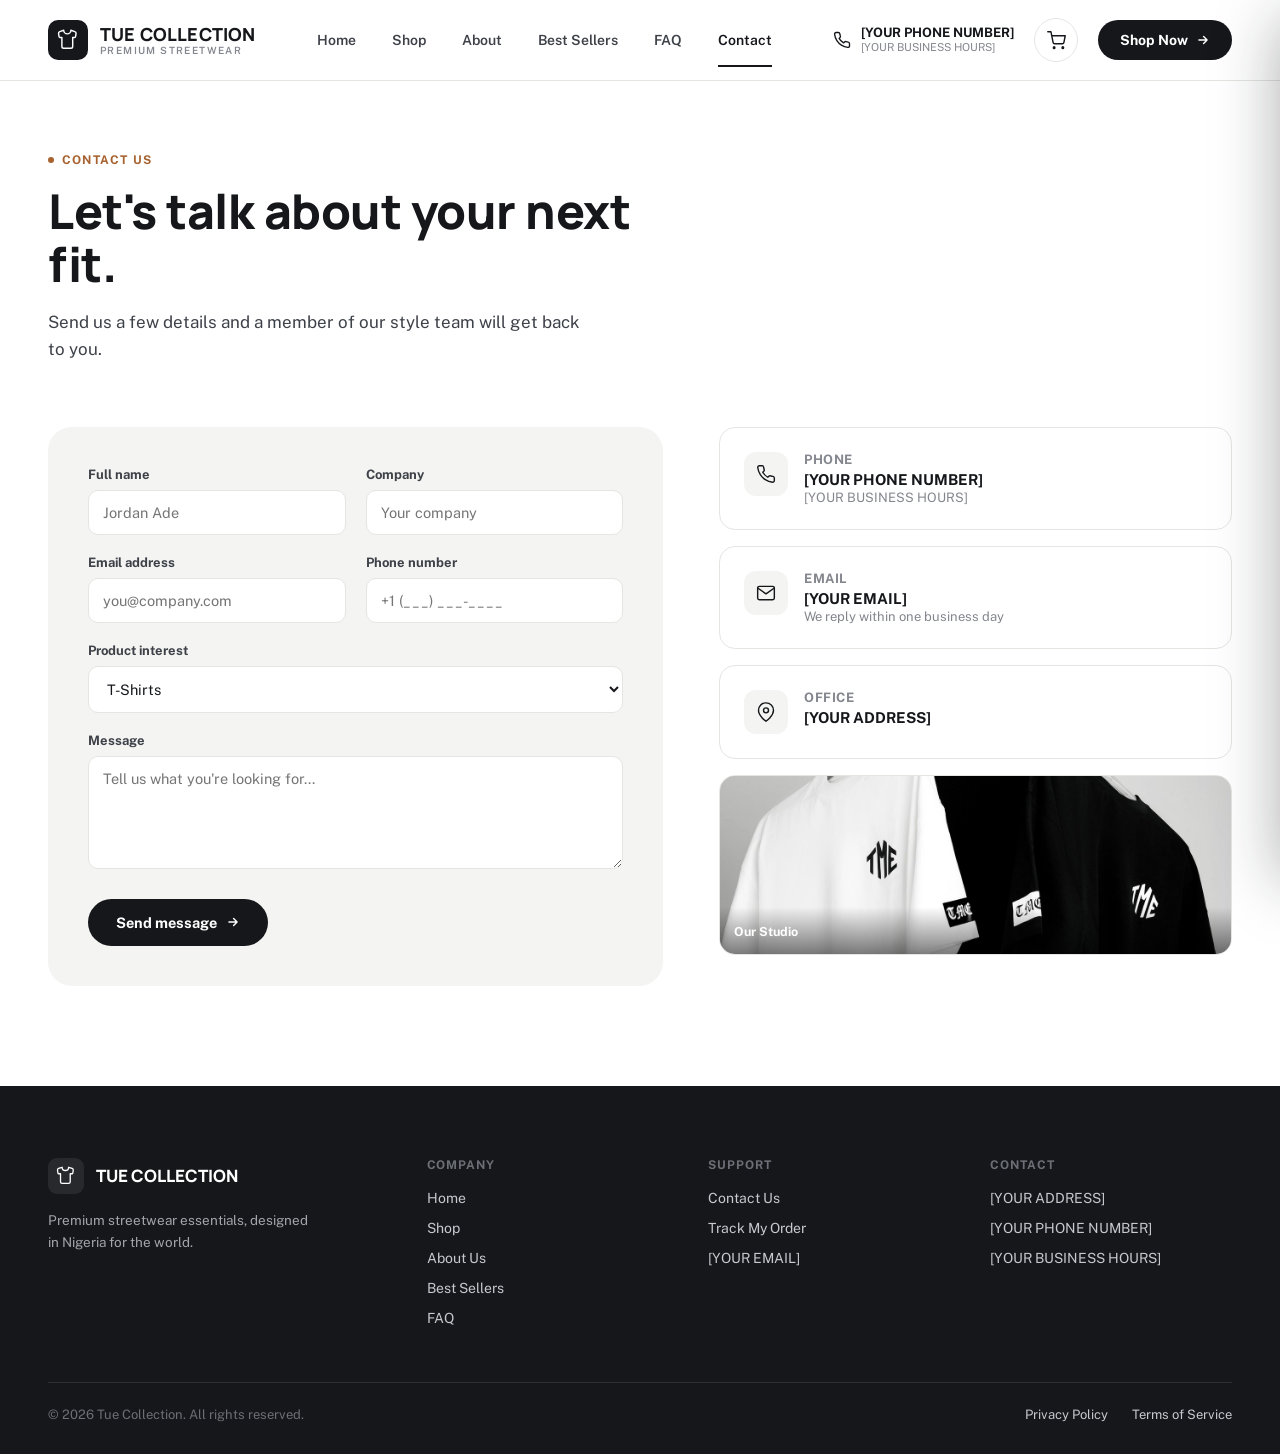
<file: contact.html>
<!doctype html>
<html lang="en">
<head>
<meta charset="utf-8">
<meta name="viewport" content="width=device-width, initial-scale=1">

<title>Contact Us — Tue Collection | Get in Touch</title>
<meta name="description" content="Have a question about sizing, an order, or a custom request? Contact the Tue Collection team and we'll get back to you within one business day.">
<meta name="keywords" content="contact Tue Collection, Tue Collection customer support, streetwear order inquiry Nigeria">
<meta name="robots" content="index, follow">
<meta name="author" content="Tue Collection">
<link rel="canonical" href="https://[YOUR DOMAIN]/contact.html">

<!-- Open Graph -->
<meta property="og:type" content="website">
<meta property="og:site_name" content="Tue Collection">
<meta property="og:title" content="Contact Us — Tue Collection">
<meta property="og:description" content="Send us a few details and a member of our style team will get back to you.">
<meta property="og:image" content="https://[YOUR DOMAIN]/img/tee-lineup.jpg">
<meta property="og:url" content="https://[YOUR DOMAIN]/contact.html">
<meta property="og:locale" content="en_NG">

<!-- Twitter Card -->
<meta name="twitter:card" content="summary_large_image">
<meta name="twitter:title" content="Contact Us — Tue Collection">
<meta name="twitter:description" content="Send us a few details and a member of our style team will get back to you.">
<meta name="twitter:image" content="https://[YOUR DOMAIN]/img/tee-lineup.jpg">

<meta name="theme-color" content="#15171b">
<link rel="icon" type="image/svg+xml" href="img/favicon.svg">

<link rel="stylesheet" href="https://fonts.googleapis.com/css2?family=Manrope:wght@500;700;800&family=Public+Sans:wght@400;500;600;700&display=swap">
<link rel="stylesheet" href="styles.css">

<script type="application/ld+json">
{
  "@context": "https://schema.org",
  "@type": "BreadcrumbList",
  "itemListElement": [
    { "@type": "ListItem", "position": 1, "name": "Home", "item": "https://[YOUR DOMAIN]/index.html" },
    { "@type": "ListItem", "position": 2, "name": "Contact", "item": "https://[YOUR DOMAIN]/contact.html" }
  ]
}
</script>
</head>
<body>

  <!-- ============ HEADER ============ -->
  <header style="position:sticky;top:0;z-index:20;background:rgba(255,255,255,0.92);backdrop-filter:blur(8px);border-bottom:1px solid var(--line);">
    <div style="max-width:1280px;margin:0 auto;padding:18px 48px;display:flex;align-items:center;justify-content:space-between;gap:24px;">
      <a href="index.html" style="display:flex;align-items:center;gap:12px;">
        <svg width="40" height="40" viewBox="0 0 40 40" fill="none">
          <rect width="40" height="40" rx="10" fill="#15171b"/>
          <path transform="translate(8.5,8.5) scale(0.9)" d="M20.38 3.46 16 2a4 4 0 0 1-8 0L3.62 3.46a2 2 0 0 0-1.34 2.23l.58 3.47a1 1 0 0 0 .99.84H6v10a2 2 0 0 0 2 2h8a2 2 0 0 0 2-2V10h2.15a1 1 0 0 0 .99-.84l.58-3.47a2 2 0 0 0-1.34-2.23z" fill="none" stroke="#ffffff" stroke-width="1.6" stroke-linejoin="round" stroke-linecap="round"/>
        </svg>
        <div style="display:flex;flex-direction:column;line-height:1.15;">
          <span style="font-family:'Manrope',sans-serif;font-weight:800;font-size:18px;letter-spacing:0.01em;">TUE COLLECTION</span>
          <span style="font-size:10px;letter-spacing:0.14em;color:var(--muted);font-weight:600;">PREMIUM STREETWEAR</span>
        </div>
      </a>
      <nav class="nav-center" style="display:flex;align-items:center;gap:36px;">
        <a href="index.html" class="nav-link">Home</a>
        <a href="services.html" class="nav-link">Shop</a>
        <a href="about.html" class="nav-link">About</a>
        <a href="services.html#rates" class="nav-link">Best Sellers</a>
        <a href="#" class="nav-link">FAQ</a>
        <a href="contact.html" class="nav-link active">Contact</a>
      </nav>
      <div style="display:flex;align-items:center;gap:20px;">
        <div class="nav-contact" style="display:flex;align-items:center;gap:10px;">
          <svg width="18" height="18" viewBox="0 0 24 24" fill="none" stroke="#15171b" stroke-width="1.8" stroke-linecap="round" stroke-linejoin="round"><path d="M22 16.92v3a2 2 0 0 1-2.18 2 19.79 19.79 0 0 1-8.63-3.07 19.5 19.5 0 0 1-6-6 19.79 19.79 0 0 1-3.07-8.67A2 2 0 0 1 4.11 2h3a2 2 0 0 1 2 1.72c.127.96.362 1.903.7 2.81a2 2 0 0 1-.45 2.11L8.09 9.91a16 16 0 0 0 6 6l1.27-1.27a2 2 0 0 1 2.11-.45c.907.338 1.85.573 2.81.7A2 2 0 0 1 22 16.92z"/></svg>
          <div style="display:flex;flex-direction:column;line-height:1.25;">
            <span style="font-size:13px;font-weight:700;">[YOUR PHONE NUMBER]</span>
            <span style="font-size:11px;color:var(--muted);">[YOUR BUSINESS HOURS]</span>
          </div>
        </div>
        <button type="button" id="cartToggleBtn" aria-label="Open cart" style="position:relative;flex:none;width:44px;height:44px;border-radius:999px;border:1.5px solid var(--line);background:var(--paper);display:flex;align-items:center;justify-content:center;cursor:pointer;">
          <svg width="19" height="19" viewBox="0 0 24 24" fill="none" stroke="#15171b" stroke-width="1.8" stroke-linecap="round" stroke-linejoin="round"><circle cx="9" cy="21" r="1"/><circle cx="20" cy="21" r="1"/><path d="M1 1h4l2.68 13.39a2 2 0 0 0 2 1.61h9.72a2 2 0 0 0 2-1.61L23 6H6"/></svg>
          <span id="cartCountBadge" style="display:none;position:absolute;top:-4px;right:-4px;min-width:18px;height:18px;padding:0 4px;border-radius:999px;background:var(--accent);color:#fff;font-size:10.5px;font-weight:800;align-items:center;justify-content:center;line-height:1;">0</span>
        </button>
        <a href="contact.html" class="btn-primary nav-cta" style="padding:12px 22px;border-radius:999px;font-size:14px;font-weight:700;display:inline-flex;align-items:center;gap:8px;white-space:nowrap;">
          Shop Now
          <svg width="14" height="14" viewBox="0 0 24 24" fill="none" stroke="#fff" stroke-width="2.4" stroke-linecap="round" stroke-linejoin="round"><path d="M5 12h14M13 6l6 6-6 6"/></svg>
        </a>
        <button type="button" class="nav-toggle" id="navToggle" aria-label="Toggle menu" aria-expanded="false" aria-controls="mobileMenu">
          <span></span>
        </button>
      </div>
    </div>
    <nav id="mobileMenu" class="mobile-menu">
      <a href="index.html" class="nav-link">Home</a>
      <a href="services.html" class="nav-link">Shop</a>
      <a href="about.html" class="nav-link">About</a>
      <a href="services.html#rates" class="nav-link">Best Sellers</a>
      <a href="#" class="nav-link">FAQ</a>
      <a href="contact.html" class="nav-link active">Contact</a>
      <a href="contact.html" class="btn-primary mobile-cta" style="padding:13px 22px;border-radius:999px;font-size:14px;font-weight:700;display:inline-flex;align-items:center;justify-content:center;gap:8px;">
        Shop Now
        <svg width="14" height="14" viewBox="0 0 24 24" fill="none" stroke="#fff" stroke-width="2.4" stroke-linecap="round" stroke-linejoin="round"><path d="M5 12h14M13 6l6 6-6 6"/></svg>
      </a>
    </nav>
  </header>

  <!-- ============ PAGE HERO ============ -->
  <section style="max-width:1280px;margin:0 auto;padding:72px 48px 8px;text-align:left;">
    <div style="display:flex;align-items:center;gap:8px;margin-bottom:18px;">
      <span style="width:6px;height:6px;border-radius:999px;background:var(--accent);"></span>
      <span style="font-size:12px;font-weight:700;letter-spacing:0.1em;color:var(--accent);">CONTACT US</span>
    </div>
    <h1 style="font-size:48px;font-weight:800;line-height:1.1;letter-spacing:-0.01em;max-width:640px;">
      Let's talk about your next fit.
    </h1>
    <p style="margin-top:18px;font-size:17px;line-height:1.6;color:var(--ink-soft);max-width:540px;">
      Send us a few details and a member of our style team will get back to you.
    </p>
  </section>

  <!-- ============ CONTACT GRID ============ -->
  <section style="max-width:1280px;margin:0 auto;padding:56px 48px 100px;">
    <div class="contact-grid" style="display:grid;grid-template-columns:1.2fr 1fr;gap:56px;align-items:start;">

      <form style="background:var(--paper-soft);border-radius:var(--radius-lg);padding:40px;display:flex;flex-direction:column;gap:20px;">
        <div class="form-row" style="display:grid;grid-template-columns:1fr 1fr;gap:20px;">
          <div class="field">
            <label for="name">Full name</label>
            <input id="name" name="name" type="text" placeholder="Jordan Ade" />
          </div>
          <div class="field">
            <label for="company">Company</label>
            <input id="company" name="company" type="text" placeholder="Your company" />
          </div>
        </div>
        <div class="form-row" style="display:grid;grid-template-columns:1fr 1fr;gap:20px;">
          <div class="field">
            <label for="email">Email address</label>
            <input id="email" name="email" type="email" placeholder="you@company.com" />
          </div>
          <div class="field">
            <label for="phone">Phone number</label>
            <input id="phone" name="phone" type="tel" placeholder="+1 (___) ___-____" />
          </div>
        </div>
        <div class="field">
          <label for="shipment-type">Product interest</label>
          <select id="shipment-type" name="shipment-type">
            <option>T-Shirts</option>
            <option>Hoodies</option>
            <option>Denim</option>
            <option>Accessories</option>
            <option>Not sure yet</option>
          </select>
        </div>
        <div class="field">
          <label for="message">Message</label>
          <textarea id="message" name="message" rows="5" placeholder="Tell us what you're looking for..."></textarea>
        </div>
        <button type="submit" class="btn-primary" style="margin-top:6px;align-self:flex-start;padding:15px 28px;border-radius:999px;font-size:14.5px;font-weight:700;display:inline-flex;align-items:center;gap:9px;border:none;cursor:pointer;font-family:inherit;">
          Send message
          <svg width="14" height="14" viewBox="0 0 24 24" fill="none" stroke="#fff" stroke-width="2.4" stroke-linecap="round" stroke-linejoin="round"><path d="M5 12h14M13 6l6 6-6 6"/></svg>
        </button>
      </form>

      <div style="display:flex;flex-direction:column;gap:16px;">

        <div class="info-card" style="border-radius:var(--radius-md);padding:24px;display:flex;gap:16px;align-items:flex-start;">
          <span style="flex:none;width:44px;height:44px;border-radius:12px;background:var(--paper-soft);display:flex;align-items:center;justify-content:center;">
            <svg width="20" height="20" viewBox="0 0 24 24" fill="none" stroke="#15171b" stroke-width="1.7" stroke-linecap="round" stroke-linejoin="round"><path d="M22 16.92v3a2 2 0 0 1-2.18 2 19.79 19.79 0 0 1-8.63-3.07 19.5 19.5 0 0 1-6-6 19.79 19.79 0 0 1-3.07-8.67A2 2 0 0 1 4.11 2h3a2 2 0 0 1 2 1.72c.127.96.362 1.903.7 2.81a2 2 0 0 1-.45 2.11L8.09 9.91a16 16 0 0 0 6 6l1.27-1.27a2 2 0 0 1 2.11-.45c.907.338 1.85.573 2.81.7A2 2 0 0 1 22 16.92z"/></svg>
          </span>
          <div>
            <div style="font-size:13px;font-weight:700;color:var(--muted);letter-spacing:0.04em;margin-bottom:4px;">PHONE</div>
            <div style="font-size:15px;font-weight:700;">[YOUR PHONE NUMBER]</div>
            <div style="font-size:13px;color:var(--muted);margin-top:2px;">[YOUR BUSINESS HOURS]</div>
          </div>
        </div>

        <div class="info-card" style="border-radius:var(--radius-md);padding:24px;display:flex;gap:16px;align-items:flex-start;">
          <span style="flex:none;width:44px;height:44px;border-radius:12px;background:var(--paper-soft);display:flex;align-items:center;justify-content:center;">
            <svg width="20" height="20" viewBox="0 0 24 24" fill="none" stroke="#15171b" stroke-width="1.7" stroke-linecap="round" stroke-linejoin="round"><path d="M22 6l-10 7L2 6"/><rect x="2" y="4" width="20" height="16" rx="2"/></svg>
          </span>
          <div>
            <div style="font-size:13px;font-weight:700;color:var(--muted);letter-spacing:0.04em;margin-bottom:4px;">EMAIL</div>
            <div style="font-size:15px;font-weight:700;">[YOUR EMAIL]</div>
            <div style="font-size:13px;color:var(--muted);margin-top:2px;">We reply within one business day</div>
          </div>
        </div>

        <div class="info-card" style="border-radius:var(--radius-md);padding:24px;display:flex;gap:16px;align-items:flex-start;">
          <span style="flex:none;width:44px;height:44px;border-radius:12px;background:var(--paper-soft);display:flex;align-items:center;justify-content:center;">
            <svg width="20" height="20" viewBox="0 0 24 24" fill="none" stroke="#15171b" stroke-width="1.7" stroke-linecap="round" stroke-linejoin="round"><path d="M21 10c0 7-9 13-9 13s-9-6-9-13a9 9 0 0 1 18 0z"/><circle cx="12" cy="10" r="3"/></svg>
          </span>
          <div>
            <div style="font-size:13px;font-weight:700;color:var(--muted);letter-spacing:0.04em;margin-bottom:4px;">OFFICE</div>
            <div style="font-size:15px;font-weight:700;">[YOUR ADDRESS]</div>
          </div>
        </div>

        <div style="border-radius:var(--radius-md);overflow:hidden;position:relative;height:180px;background:var(--paper-soft);border:1px solid var(--line);">
          <img src="img/tee-lineup.jpg" alt="Tue Collection studio" loading="lazy" style="position:absolute;inset:0;width:100%;height:100%;object-fit:cover;">
          <div style="position:absolute;left:0;right:0;bottom:0;padding:14px;background:linear-gradient(0deg,rgba(0,0,0,0.5),transparent);">
            <span style="color:#fff;font-size:12.5px;font-weight:700;">Our Studio</span>
          </div>
        </div>

      </div>
    </div>
  </section>

  <!-- ============ FOOTER ============ -->
  <footer style="background:var(--ink);">
    <div style="max-width:1280px;margin:0 auto;padding:72px 48px 32px;">
      <div class="foot-grid" style="display:grid;grid-template-columns:1.4fr 1fr 1fr 1fr;gap:40px;">
        <div>
          <div style="display:flex;align-items:center;gap:12px;margin-bottom:16px;">
            <svg width="36" height="36" viewBox="0 0 40 40" fill="none">
              <rect width="40" height="40" rx="10" fill="#ffffff" fill-opacity="0.08"/>
              <path transform="translate(8.5,8.5) scale(0.9)" d="M20.38 3.46 16 2a4 4 0 0 1-8 0L3.62 3.46a2 2 0 0 0-1.34 2.23l.58 3.47a1 1 0 0 0 .99.84H6v10a2 2 0 0 0 2 2h8a2 2 0 0 0 2-2V10h2.15a1 1 0 0 0 .99-.84l.58-3.47a2 2 0 0 0-1.34-2.23z" fill="none" stroke="#ffffff" stroke-width="1.6" stroke-linejoin="round" stroke-linecap="round"/>
            </svg>
            <span style="font-family:'Manrope',sans-serif;font-weight:800;font-size:17px;color:#fff;">TUE COLLECTION</span>
          </div>
          <p style="font-size:13.5px;line-height:1.6;color:#a3a5ab;max-width:260px;">
            Premium streetwear essentials, designed in Nigeria for the world.
          </p>
        </div>
        <div style="display:flex;flex-direction:column;gap:14px;">
          <span style="font-size:12px;font-weight:700;letter-spacing:0.08em;color:#6c6f76;margin-bottom:4px;">COMPANY</span>
          <a href="index.html" class="foot-link">Home</a>
          <a href="services.html" class="foot-link">Shop</a>
          <a href="about.html" class="foot-link">About Us</a>
          <a href="services.html#rates" class="foot-link">Best Sellers</a>
          <a href="#" class="foot-link">FAQ</a>
        </div>
        <div style="display:flex;flex-direction:column;gap:14px;">
          <span style="font-size:12px;font-weight:700;letter-spacing:0.08em;color:#6c6f76;margin-bottom:4px;">SUPPORT</span>
          <a href="contact.html" class="foot-link">Contact Us</a>
          <a href="#" class="foot-link">Track My Order</a>
          <a href="#" class="foot-link">[YOUR EMAIL]</a>
        </div>
        <div style="display:flex;flex-direction:column;gap:14px;">
          <span style="font-size:12px;font-weight:700;letter-spacing:0.08em;color:#6c6f76;margin-bottom:4px;">CONTACT</span>
          <span class="foot-link">[YOUR ADDRESS]</span>
          <span class="foot-link">[YOUR PHONE NUMBER]</span>
          <span class="foot-link">[YOUR BUSINESS HOURS]</span>
        </div>
      </div>
      <div style="margin-top:56px;padding-top:24px;border-top:1px solid rgba(255,255,255,0.1);display:flex;align-items:center;justify-content:space-between;flex-wrap:wrap;gap:16px;">
        <span style="font-size:13px;color:#6c6f76;">© 2026 Tue Collection. All rights reserved.</span>
        <div style="display:flex;gap:24px;">
          <a href="#" class="foot-link" style="font-size:13px;">Privacy Policy</a>
          <a href="#" class="foot-link" style="font-size:13px;">Terms of Service</a>
        </div>
      </div>
    </div>
  </footer>

  <script>
    var navToggle = document.getElementById('navToggle');
    var mobileMenu = document.getElementById('mobileMenu');
    navToggle.addEventListener('click', function () {
      var open = mobileMenu.classList.toggle('open');
      navToggle.classList.toggle('open', open);
      navToggle.setAttribute('aria-expanded', open);
    });
    mobileMenu.querySelectorAll('a').forEach(function (link) {
      link.addEventListener('click', function () {
        mobileMenu.classList.remove('open');
        navToggle.classList.remove('open');
        navToggle.setAttribute('aria-expanded', 'false');
      });
    });
  </script>
  <script src="products.js"></script>
  <script src="cart.js"></script>
</body>
</html>
</file>
<file: styles.css>
:root{
  --ink:#15171b; --ink-soft:#3d4148; --paper:#ffffff; --paper-soft:#f4f4f2;
  --line:#e5e5e2; --muted:#83868d; --accent:#a8622f; --accent-soft:#f1e3d8;
  --hero-orange:#e8752b; --hero-gold:#e0ab2e;
  --radius-sm:8px; --radius-md:16px; --radius-lg:24px;
}
*{box-sizing:border-box;}
body{margin:0;font-family:'Public Sans',system-ui,sans-serif;color:var(--ink);background:var(--paper);}
h1,h2,h3{font-family:'Manrope',system-ui,sans-serif;margin:0;}
p{margin:0;}
a{color:var(--ink);text-decoration:none;}
a:hover{color:var(--accent);}

.nav-link{color:var(--ink-soft);font-size:14px;font-weight:600;transition:color .15s ease;}
.nav-link:hover{color:var(--accent);}
.nav-link.active{color:var(--ink);position:relative;}
.nav-link.active::after{content:"";position:absolute;left:0;right:0;bottom:-19px;height:2px;background:var(--ink);}

.nav-link-dark{color:rgba(255,255,255,0.88);font-size:14px;font-weight:600;transition:color .15s ease;position:relative;}
.nav-link-dark:hover{color:#ffffff;}
.nav-link-dark.active{color:#ffffff;}
.nav-link-dark.active::after{content:"";position:absolute;left:0;right:0;bottom:-8px;height:2px;background:#ffffff;}

.btn-primary{background:var(--ink);color:#fff;transition:background .15s ease;}
.btn-primary:hover{background:var(--accent);color:#fff;}
.btn-ghost{border:1.5px solid var(--line);color:var(--ink);transition:border-color .15s ease,color .15s ease;}
.btn-ghost:hover{border-color:var(--ink);color:var(--ink);}
.btn-outline{border:1.5px solid var(--ink);color:var(--ink);transition:background .15s ease,color .15s ease;}
.btn-outline:hover{background:var(--ink);color:#fff;}
.btn-orange{background:var(--hero-orange);color:#fff;transition:filter .15s ease;}
.btn-orange:hover{filter:brightness(1.08);color:#fff;}
.btn-gold{background:var(--hero-gold);color:#221a06;transition:filter .15s ease;}
.btn-gold:hover{filter:brightness(1.08);color:#221a06;}

.svc-card{border:1px solid var(--line);transition:border-color .15s ease,box-shadow .15s ease;}
.svc-card:hover{border-color:var(--ink);box-shadow:0 12px 32px -20px rgba(21,23,27,0.35);}
.arrow-circ{background:var(--ink);transition:background .15s ease;}
.svc-card:hover .arrow-circ{background:var(--accent);}

.foot-link{color:#c7c9ce;font-size:14px;transition:color .15s ease;}
.foot-link:hover{color:#ffffff;}

.rate-row{border-bottom:1px solid var(--line);}
.rate-row:last-child{border-bottom:none;}

.trust-item{border-right:1px solid rgba(255,255,255,0.14);}
.trust-item:last-child{border-right:none;}

.field label{display:block;font-size:13px;font-weight:700;color:var(--ink-soft);margin-bottom:8px;}
.field input, .field textarea, .field select{
  width:100%;border:1.5px solid var(--line);border-radius:10px;padding:13px 14px;
  font-family:'Public Sans',sans-serif;font-size:14.5px;color:var(--ink);background:var(--paper);
  outline:none;transition:border-color .15s ease;
}
.field input:focus, .field textarea:focus, .field select:focus{border-color:var(--ink);}
.info-card{border:1px solid var(--line);}

.pulse-ring{animation:pulseRing 2.4s ease-out infinite;}
@keyframes pulseRing{
  0%{transform:scale(0.7);opacity:0.7;}
  100%{transform:scale(2.1);opacity:0;}
}

@media (max-width:980px){
  .nav-center, .nav-contact, .nav-cta{display:none !important;}
  .hero-grid{grid-template-columns:1fr !important;}
  .hero-visual{margin-top:40px;}
  .about-grid, .story-grid, .contact-grid{grid-template-columns:1fr !important;}
  .feat-grid, .svc-grid{grid-template-columns:repeat(2,1fr) !important;}
  .foot-grid{grid-template-columns:1fr 1fr !important;}
  .rate-table{overflow-x:auto;}
  .trust-grid{grid-template-columns:repeat(2,1fr) !important;}
  .trust-item{border-right:none !important;border-bottom:1px solid rgba(255,255,255,0.14);padding-bottom:20px !important;}
  .collage{margin-top:32px;height:340px !important;}
  .values-grid{grid-template-columns:1fr 1fr !important;}
  .form-row{grid-template-columns:1fr !important;}
}
@media (max-width:600px){
  .feat-grid, .svc-grid{grid-template-columns:1fr !important;}
  .foot-grid{grid-template-columns:1fr !important;}
  .trust-grid{grid-template-columns:1fr !important;}
  .values-grid{grid-template-columns:1fr !important;}
  h1{font-size:36px !important;}
}
@media (max-width:768px){
  .hero-detail{display:none;}
}

/* ---- Mobile nav toggle + dropdown menu ---- */
.nav-toggle{display:none;flex:none;width:40px;height:40px;border-radius:10px;border:1.5px solid var(--line);background:var(--paper);align-items:center;justify-content:center;cursor:pointer;padding:0;}
.nav-toggle span{display:block;width:18px;height:1.6px;background:var(--ink);position:relative;transition:background .15s ease;}
.nav-toggle span::before,.nav-toggle span::after{content:"";position:absolute;left:0;width:18px;height:1.6px;background:var(--ink);transition:transform .2s ease;}
.nav-toggle span::before{top:-6px;}
.nav-toggle span::after{top:6px;}
.nav-toggle.open span{background:transparent;}
.nav-toggle.open span::before{transform:translateY(6px) rotate(45deg);}
.nav-toggle.open span::after{transform:translateY(-6px) rotate(-45deg);}

.mobile-menu{display:flex;flex-direction:column;gap:2px;background:var(--paper);border-bottom:1px solid var(--line);box-shadow:0 20px 40px -24px rgba(21,23,27,0.25);max-height:0;overflow:hidden;opacity:0;transition:max-height .28s ease, opacity .2s ease;}
.mobile-menu.open{max-height:520px;opacity:1;}
.mobile-menu a.nav-link{padding:14px 24px;border-bottom:1px solid var(--line);font-size:15px;}
.mobile-menu a.nav-link.active{background:var(--paper-soft);}
.mobile-menu .mobile-cta{margin:16px 24px 20px;}
/* The desktop active-link underline (.nav-link.active::after) is positioned
   19px below the link, which lands on top of the next stacked item inside
   the open mobile dropdown and reads as a stray line. Suppress it here. */
.mobile-menu a.nav-link.active::after{display:none !important;content:none !important;}

@media (max-width:980px){
  .nav-toggle{display:flex;}
}
@media (min-width:981px){
  .mobile-menu{display:none !important;}
}

/* ---- About hero: responsive type + spacing for the live photo hero ---- */
@media (max-width:900px){
  .about-hero-card{border-radius:22px !important;}
  .about-hero-nav{padding:18px 20px !important;}
  .about-hero-content{padding:44px 24px 56px !important;}
  .about-hero-content h1{font-size:38px !important;}
  .about-hero-content p{font-size:15px !important;}
}
@media (max-width:600px){
  .about-hero-wrap{padding:16px 16px 0 !important;}
  .about-hero-content{padding:32px 18px 44px !important;}
  .about-hero-content h1{font-size:30px !important;}
  .about-hero-actions a{width:100%;justify-content:center;}
  .trust-grid{row-gap:24px;}
}

/* ---- Reduce the site-wide 48px section gutter on phones ---- */
@media (max-width:700px){
  [style*="max-width:1280px"]{padding-left:20px !important;padding-right:20px !important;}
}
@media (max-width:420px){
  [style*="max-width:1280px"]{padding-left:16px !important;padding-right:16px !important;}
}

/* ---- Rates table: stack into labeled cards instead of squeezing 4 columns ---- */
@media (max-width:700px){
  .rate-head{display:none !important;}
  .rate-row{grid-template-columns:1fr !important;gap:6px !important;padding:18px 20px !important;}
  .rate-row span{text-align:left !important;}
  .rate-row span[data-label]::before{content:attr(data-label);display:block;font-size:10.5px;font-weight:700;letter-spacing:0.06em;color:var(--muted);margin-bottom:2px;}
}

/* ---- Shop grid (product cards) ---- */
.shop-grid{display:grid;grid-template-columns:repeat(3,1fr);gap:24px;}
.shop-card{border:1px solid var(--line);border-radius:var(--radius-md);overflow:hidden;display:flex;flex-direction:column;background:var(--paper);transition:border-color .15s ease,box-shadow .15s ease;}
.shop-card:hover{border-color:var(--ink);box-shadow:0 12px 32px -20px rgba(21,23,27,0.35);}
.shop-card select{width:100%;border:1.5px solid var(--line);border-radius:10px;padding:10px 12px;font-size:13px;font-family:'Public Sans',sans-serif;color:var(--ink);background:var(--paper);outline:none;}
.add-to-cart-btn{border:none;cursor:pointer;font-family:'Public Sans',sans-serif;white-space:nowrap;}
@media (max-width:980px){
  .shop-grid{grid-template-columns:repeat(2,1fr) !important;}
}
@media (max-width:600px){
  .shop-grid{grid-template-columns:1fr !important;}
}

/* ================================================================
   MOBILE / RESPONSIVE HARDENING
   Site is built mostly with inline styles, so overrides below use
   !important + attribute selectors matching those inline patterns,
   consistent with the approach already used above for padding.
   ================================================================ */

html{-webkit-text-size-adjust:100%;}
body{overflow-x:hidden;}
img{max-width:100%;}

/* ---- Fluid, staged heading sizes across tablet + phone widths ---- */
@media (max-width:980px){
  h1{font-size:42px !important;}
  h2{font-size:30px !important;}
}
@media (max-width:600px){
  h1{font-size:32px !important;}
  h2{font-size:24px !important;}
  h3{font-size:17px !important;}
}
@media (max-width:380px){
  h1{font-size:28px !important;}
  h2{font-size:21px !important;}
}

/* ---- Shrink the large section paddings on tablets/phones ---- */
@media (max-width:900px){
  [style*="padding:100px 48px"]{padding-top:64px !important;padding-bottom:64px !important;}
  [style*="padding:72px 48px 0"]{padding-top:48px !important;}
  [style*="padding:72px 48px 56px"]{padding:48px 20px 36px !important;}
  [style*="padding:72px 48px 8px"]{padding:48px 20px 8px !important;}
  [style*="padding:0 48px 72px"]{padding-bottom:48px !important;}
  [style*="padding:0 48px 100px"]{padding-bottom:56px !important;}
  [style*="padding:56px 48px 100px"]{padding:36px 20px 56px !important;}
}
@media (max-width:600px){
  [style*="padding:100px 48px"]{padding-top:44px !important;padding-bottom:44px !important;}
}

/* ---- Header: keep logo, cart, and hamburger from crowding on phones ---- */
@media (max-width:480px){
  header [style*="padding:18px 48px"]{gap:10px !important;}
  header span[style*="font-size:10px"]{display:none;}
  header span[style*="font-size:18px"]{font-size:15px !important;}
  header svg[width="40"]{width:34px !important;height:34px !important;}
}

/* ---- Hero: cap the portrait image height so it doesn't dominate the screen ---- */
@media (max-width:980px){
  .hero-visual [style*="height:520px"]{height:auto !important;max-height:420px !important;}
}
@media (max-width:600px){
  .hero-visual [style*="height:520px"]{max-height:340px !important;}
  h1 br{display:none;}
}

/* ---- About page live-photo hero: fill viewport width, don't overflow ---- */
@media (max-width:600px){
  .about-hero-wrap{padding:16px 16px 0 !important;}
  .about-hero-actions a{flex:1 1 auto;}
}

/* ---- Trust strip / values strip: single column on small phones ---- */
@media (max-width:480px){
  .trust-grid{grid-template-columns:1fr 1fr !important;row-gap:20px !important;}
  .values-grid{grid-template-columns:1fr !important;}
}

/* ---- "What customers are buying most" trending chart ---- */
@media (max-width:600px){
  .trend-chart{gap:14px !important;height:220px !important;}
  .trend-chart span[style*="font-size:12.5px"]{font-size:10.5px !important;}
}
@media (max-width:380px){
  .trend-chart{gap:8px !important;}
}

/* ---- Contact / about collage / hero-grid: sensible stacked heights ---- */
@media (max-width:600px){
  .collage{height:auto !important;grid-template-columns:1fr !important;}
  .collage > div{height:220px !important;}
}

/* ---- Feature strip + category cards: tighter spacing at narrow widths ---- */
@media (max-width:600px){
  .feat-grid{gap:20px !important;}
  .svc-grid > a[style*="padding:28px"]{padding:20px !important;}
}

/* ---- Prevent the fixed-width rate/shop cards from ever forcing horizontal scroll ---- */
@media (max-width:420px){
  .shop-card select, .field input, .field textarea, .field select{font-size:16px;} /* avoids iOS zoom-on-focus */
}
</file>
